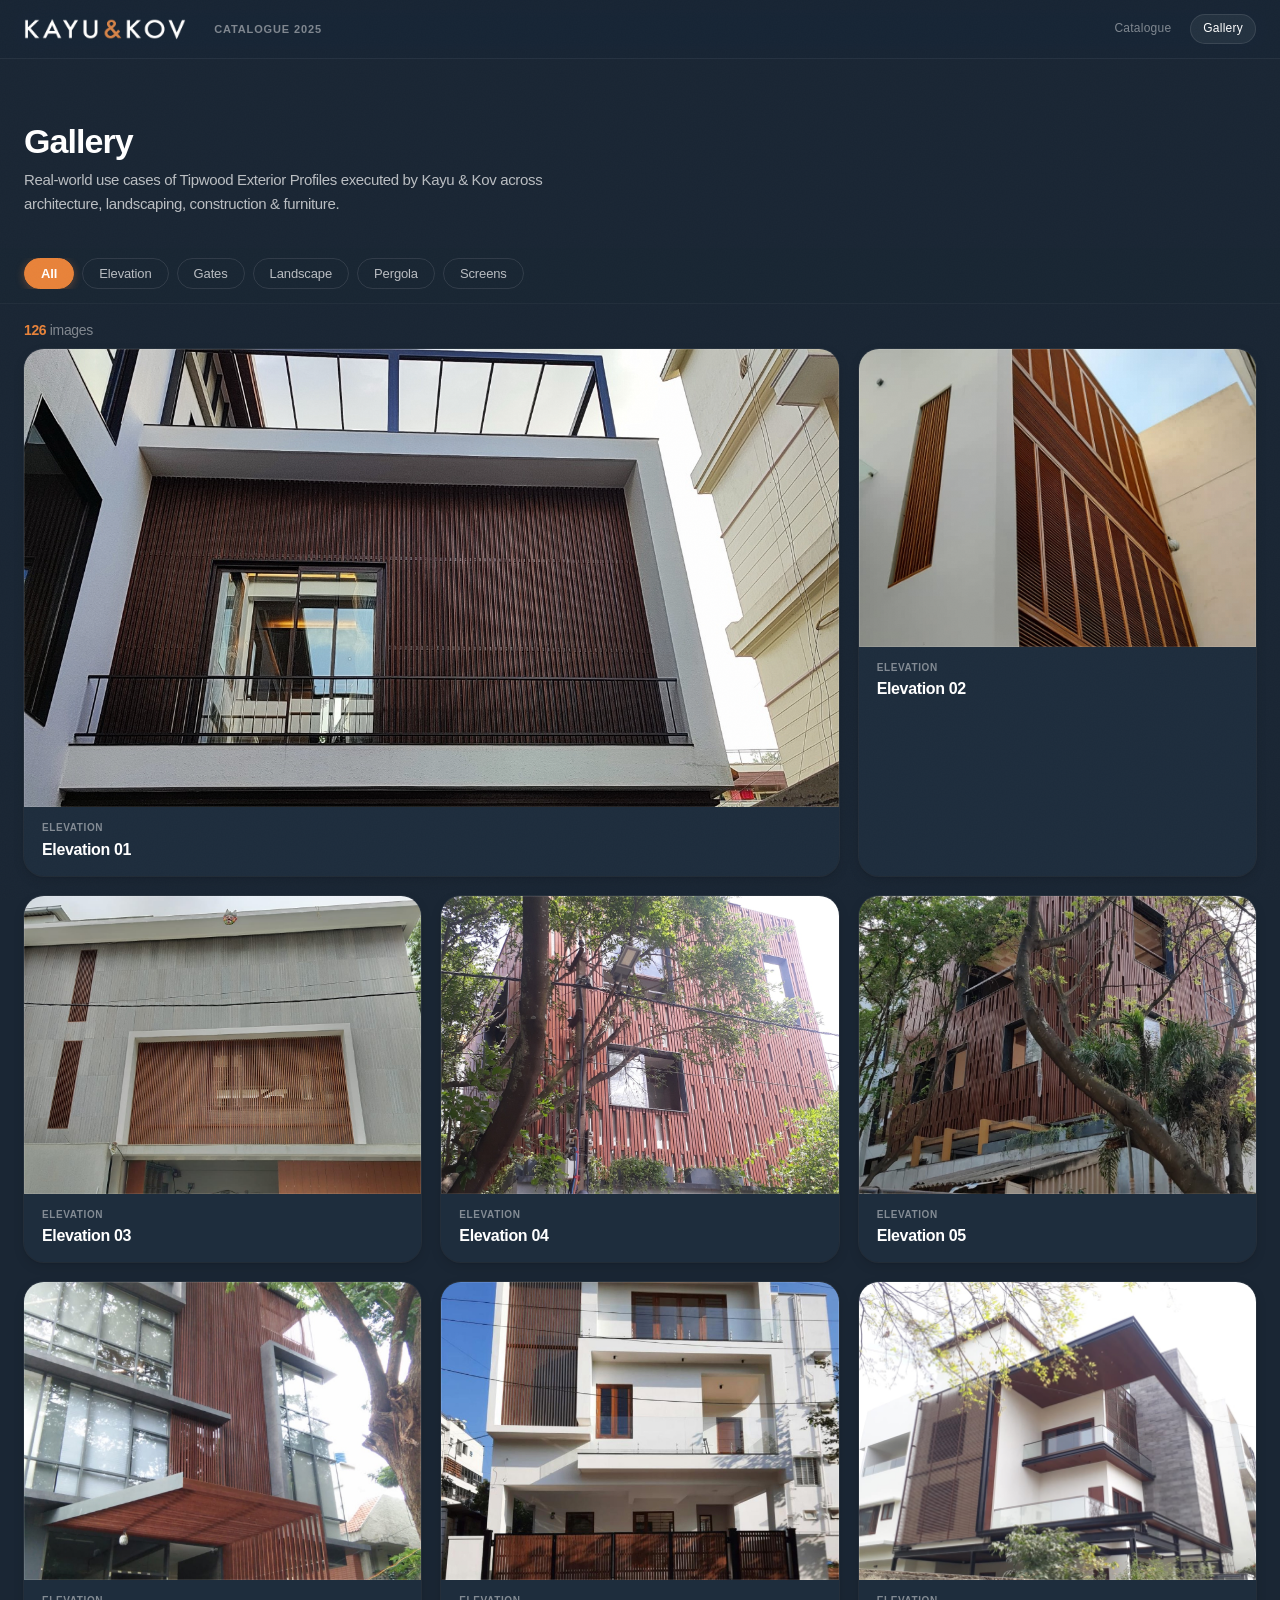
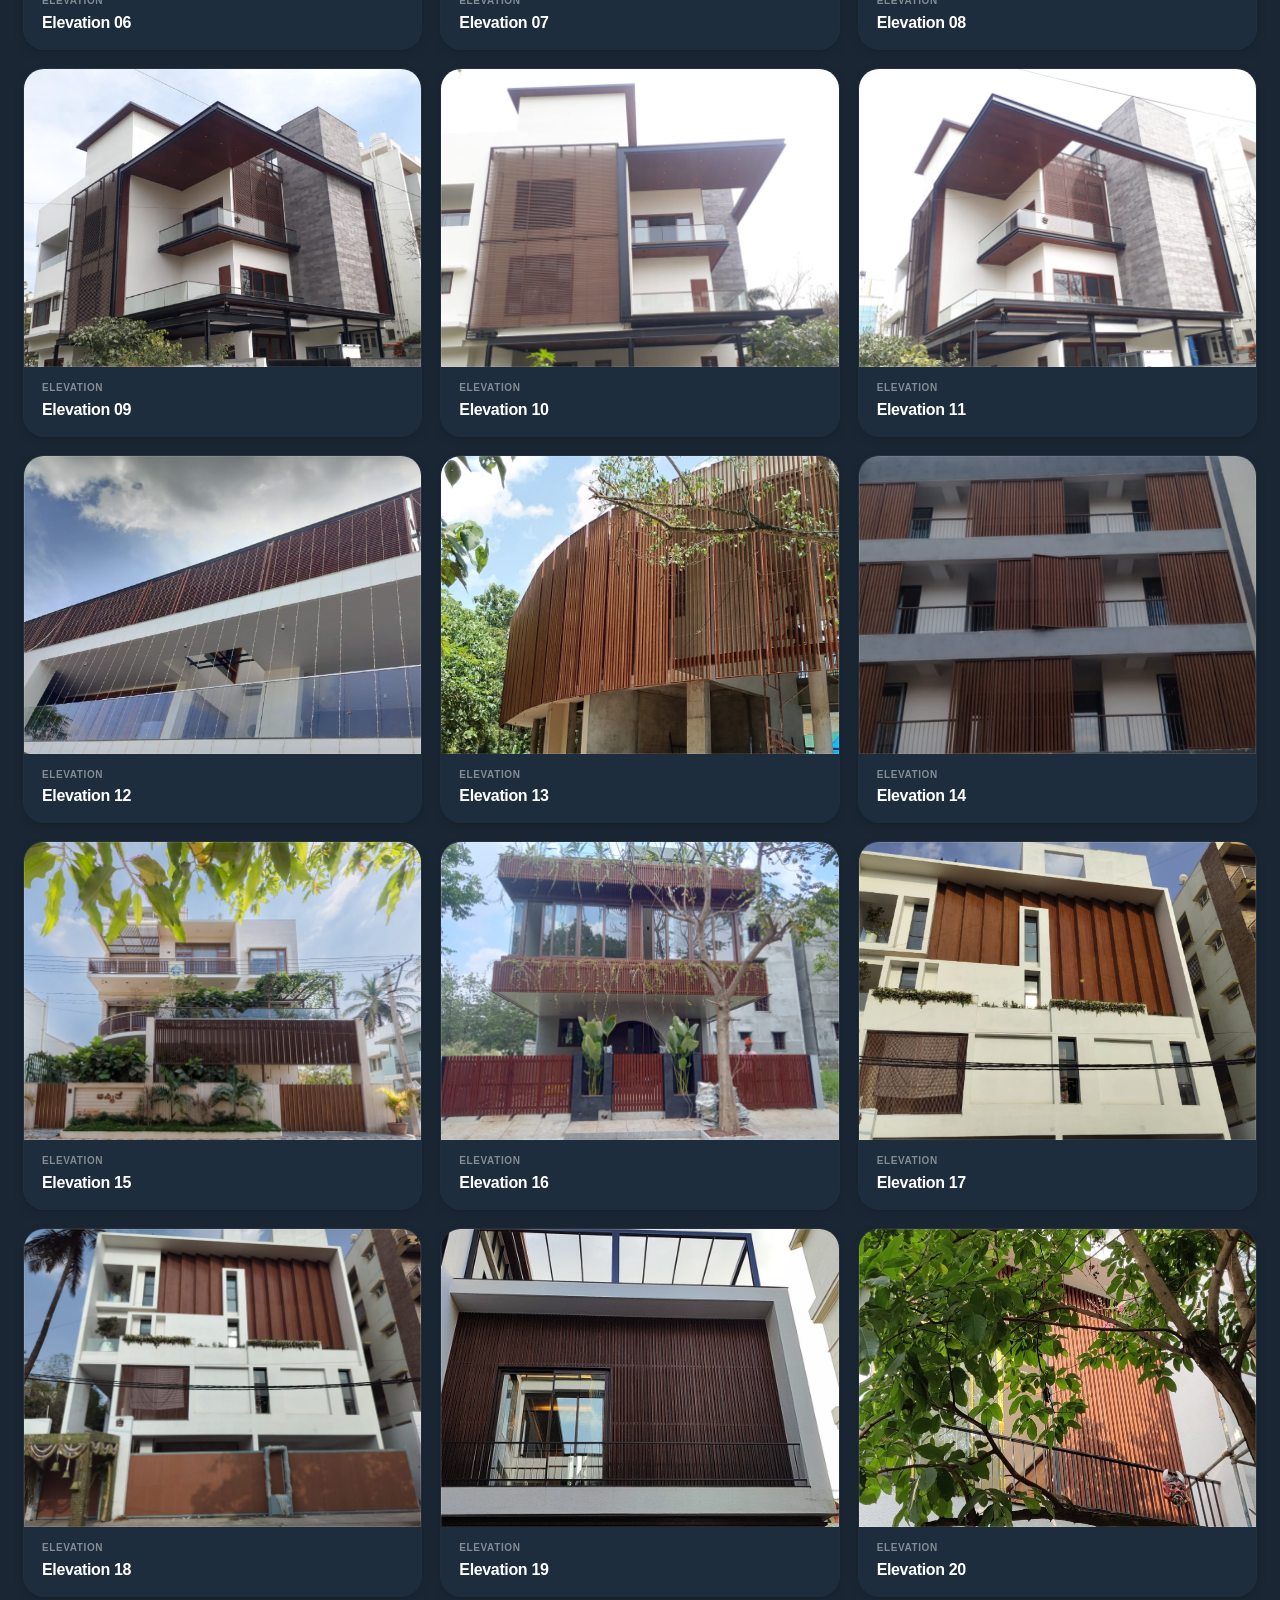
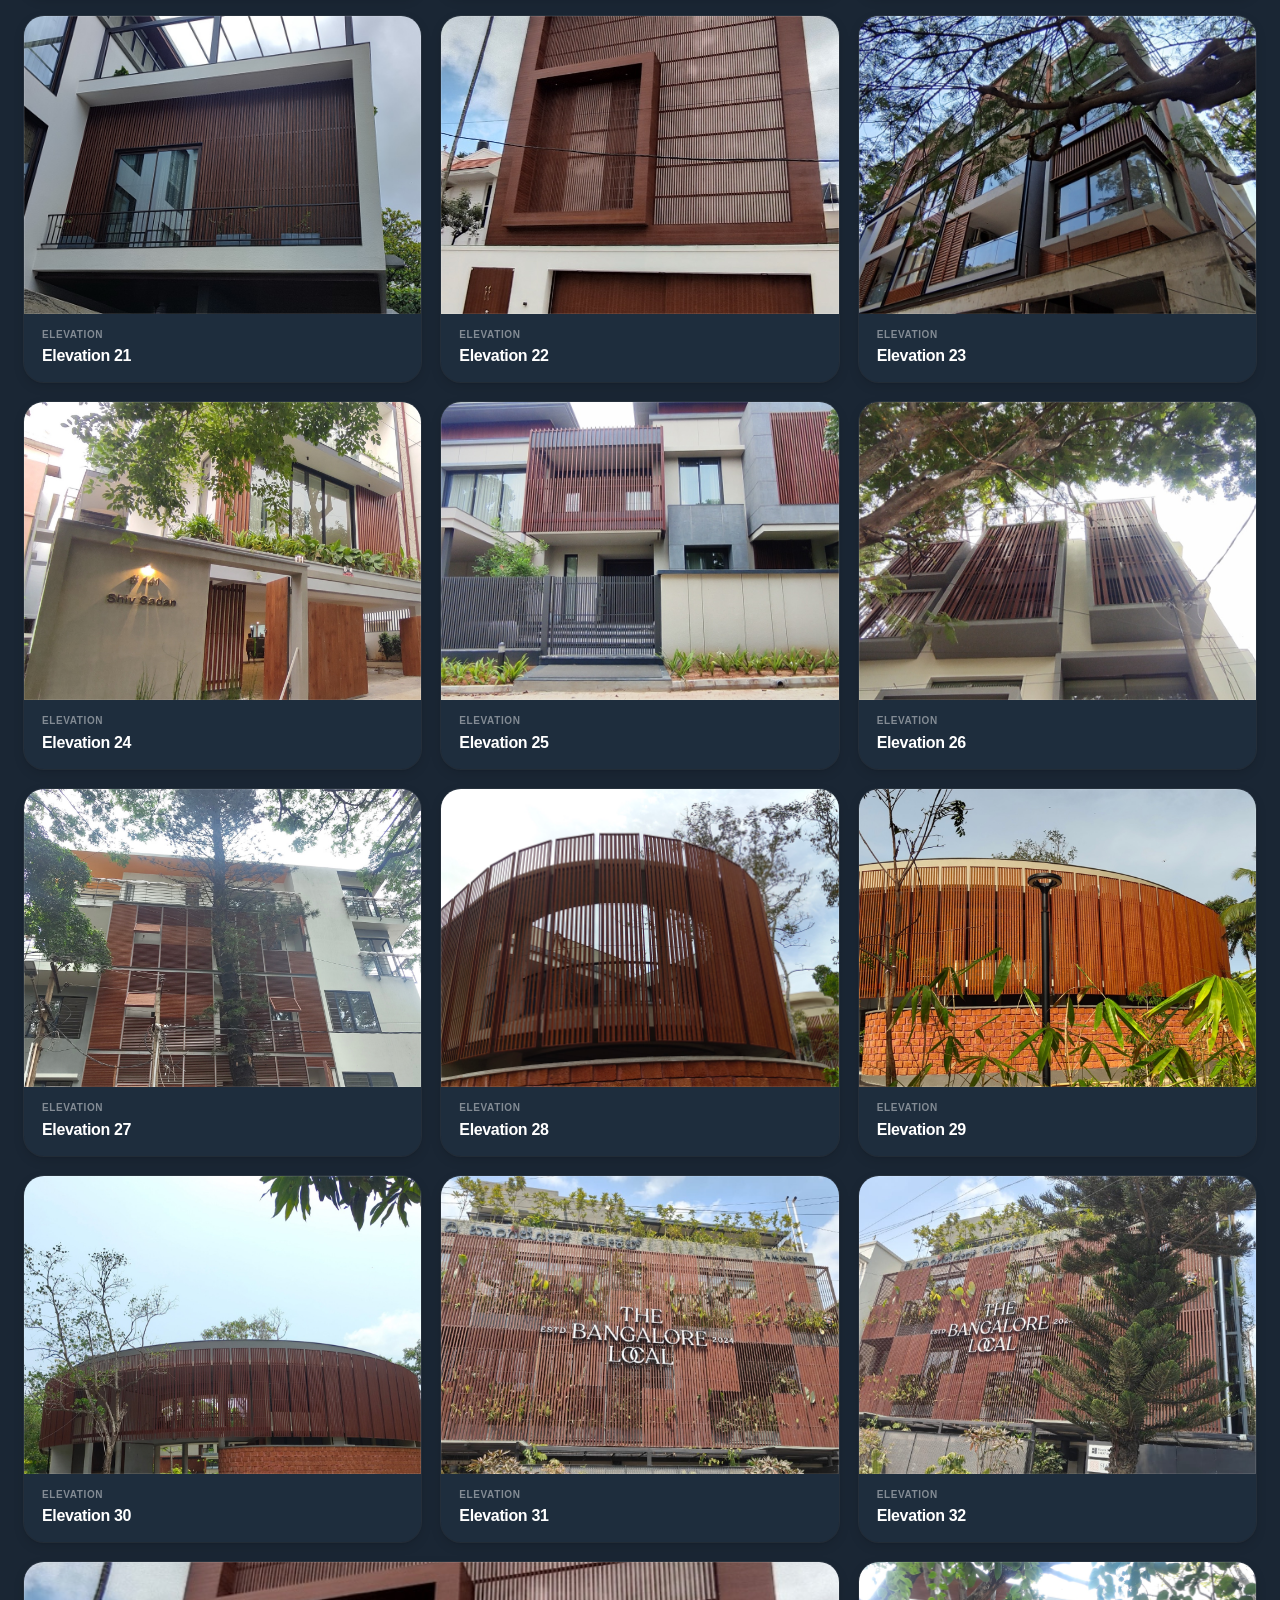
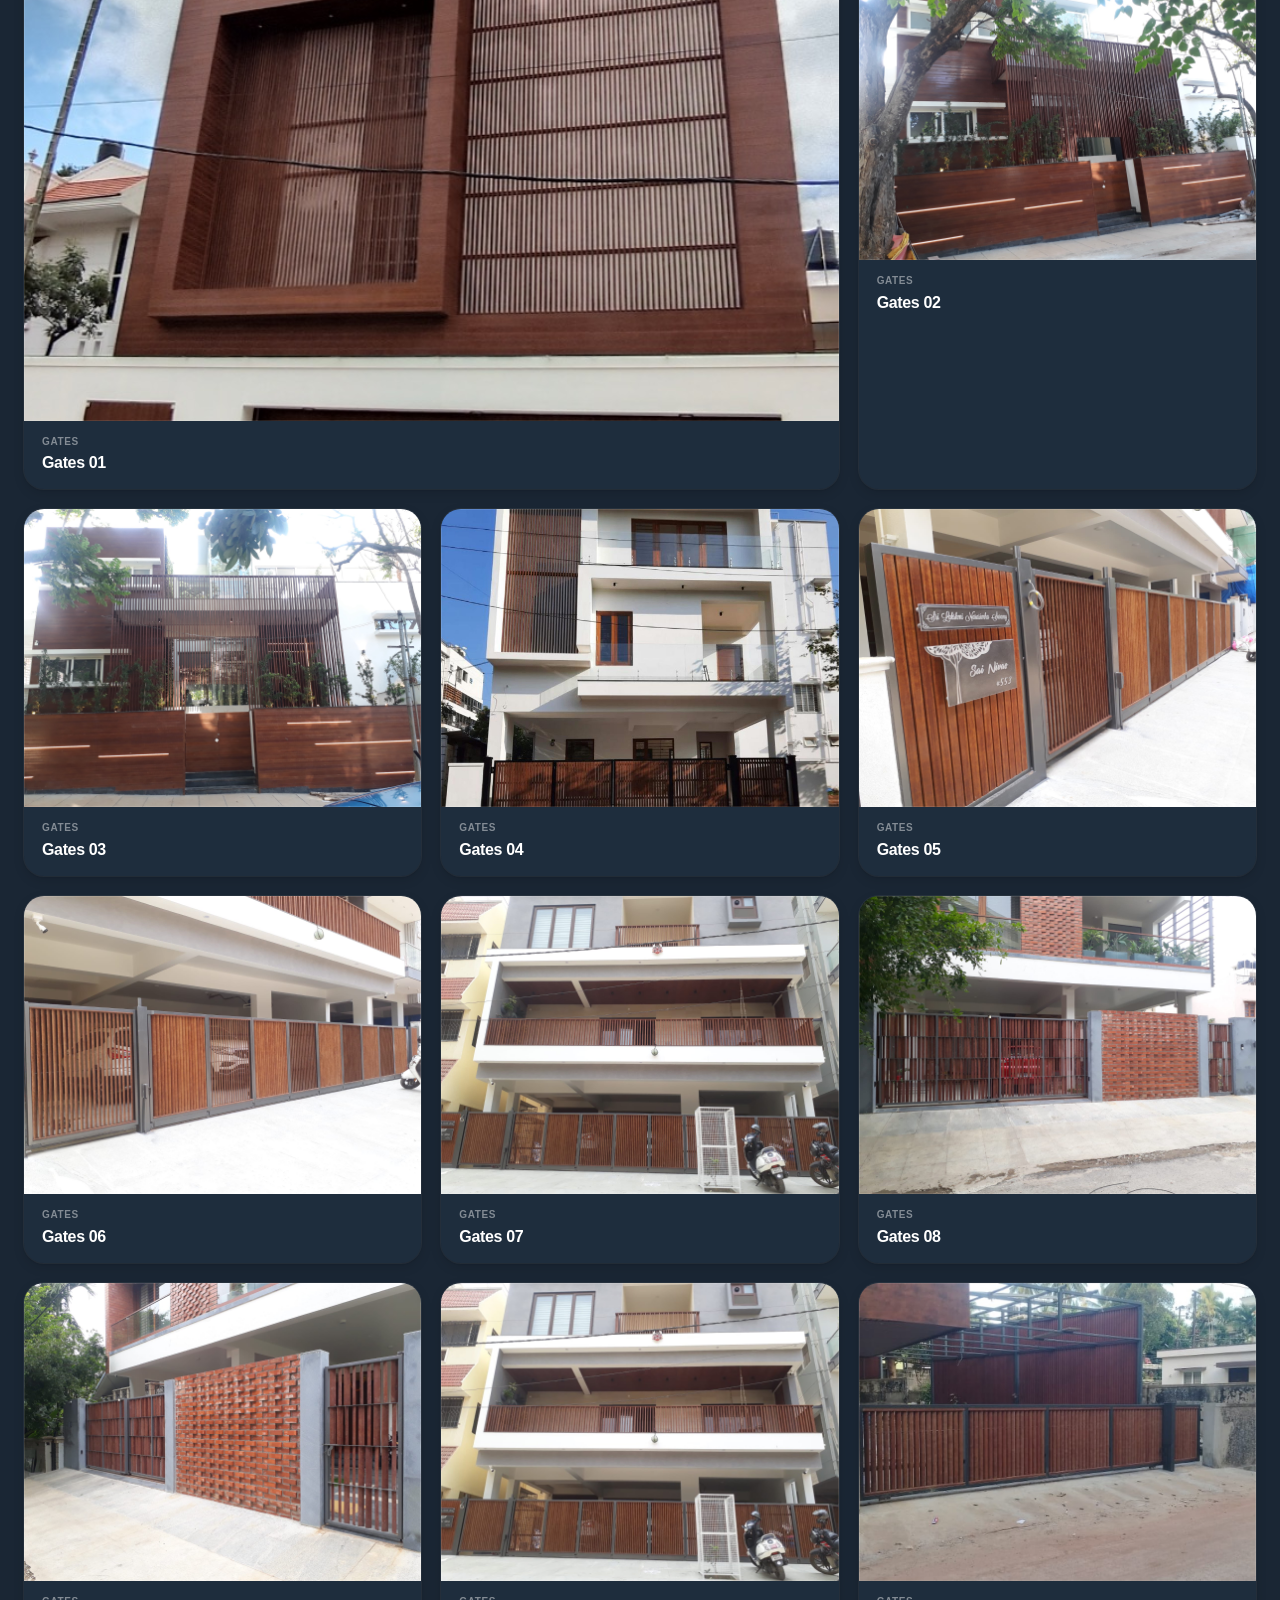
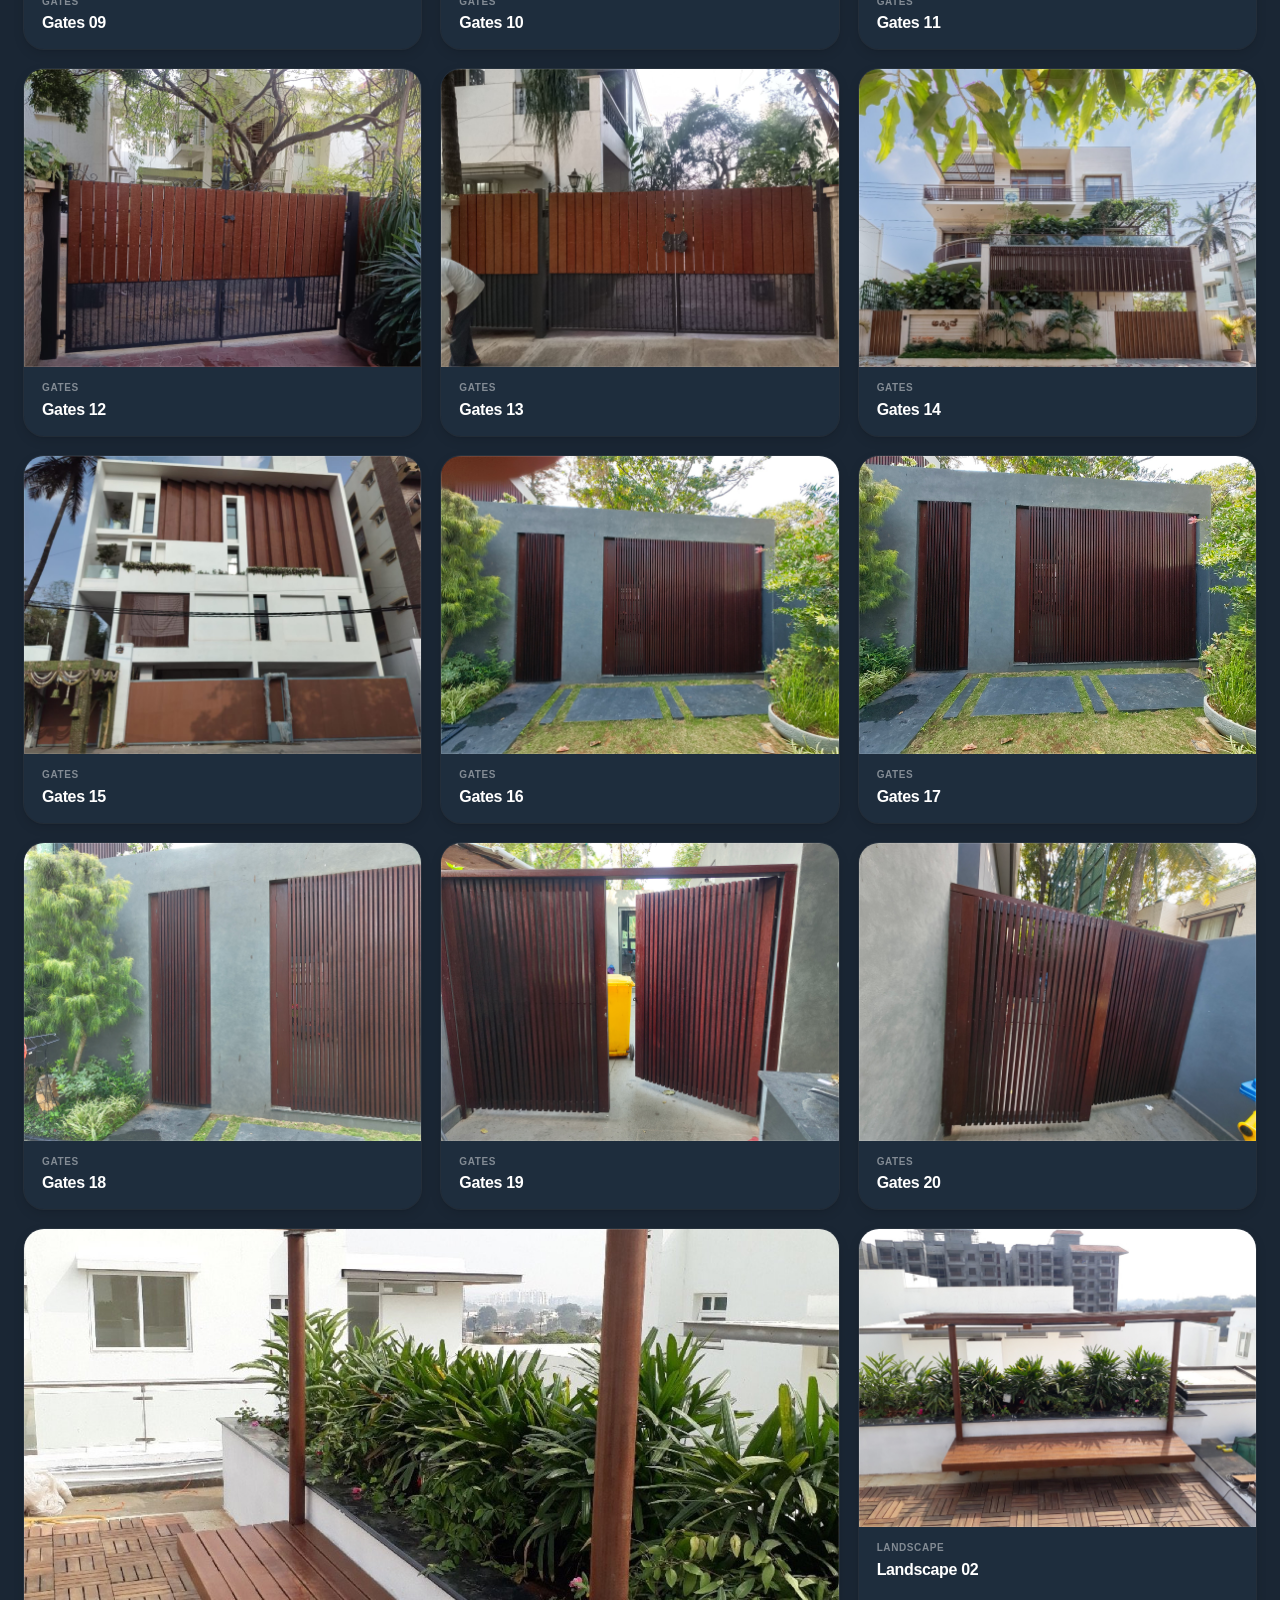
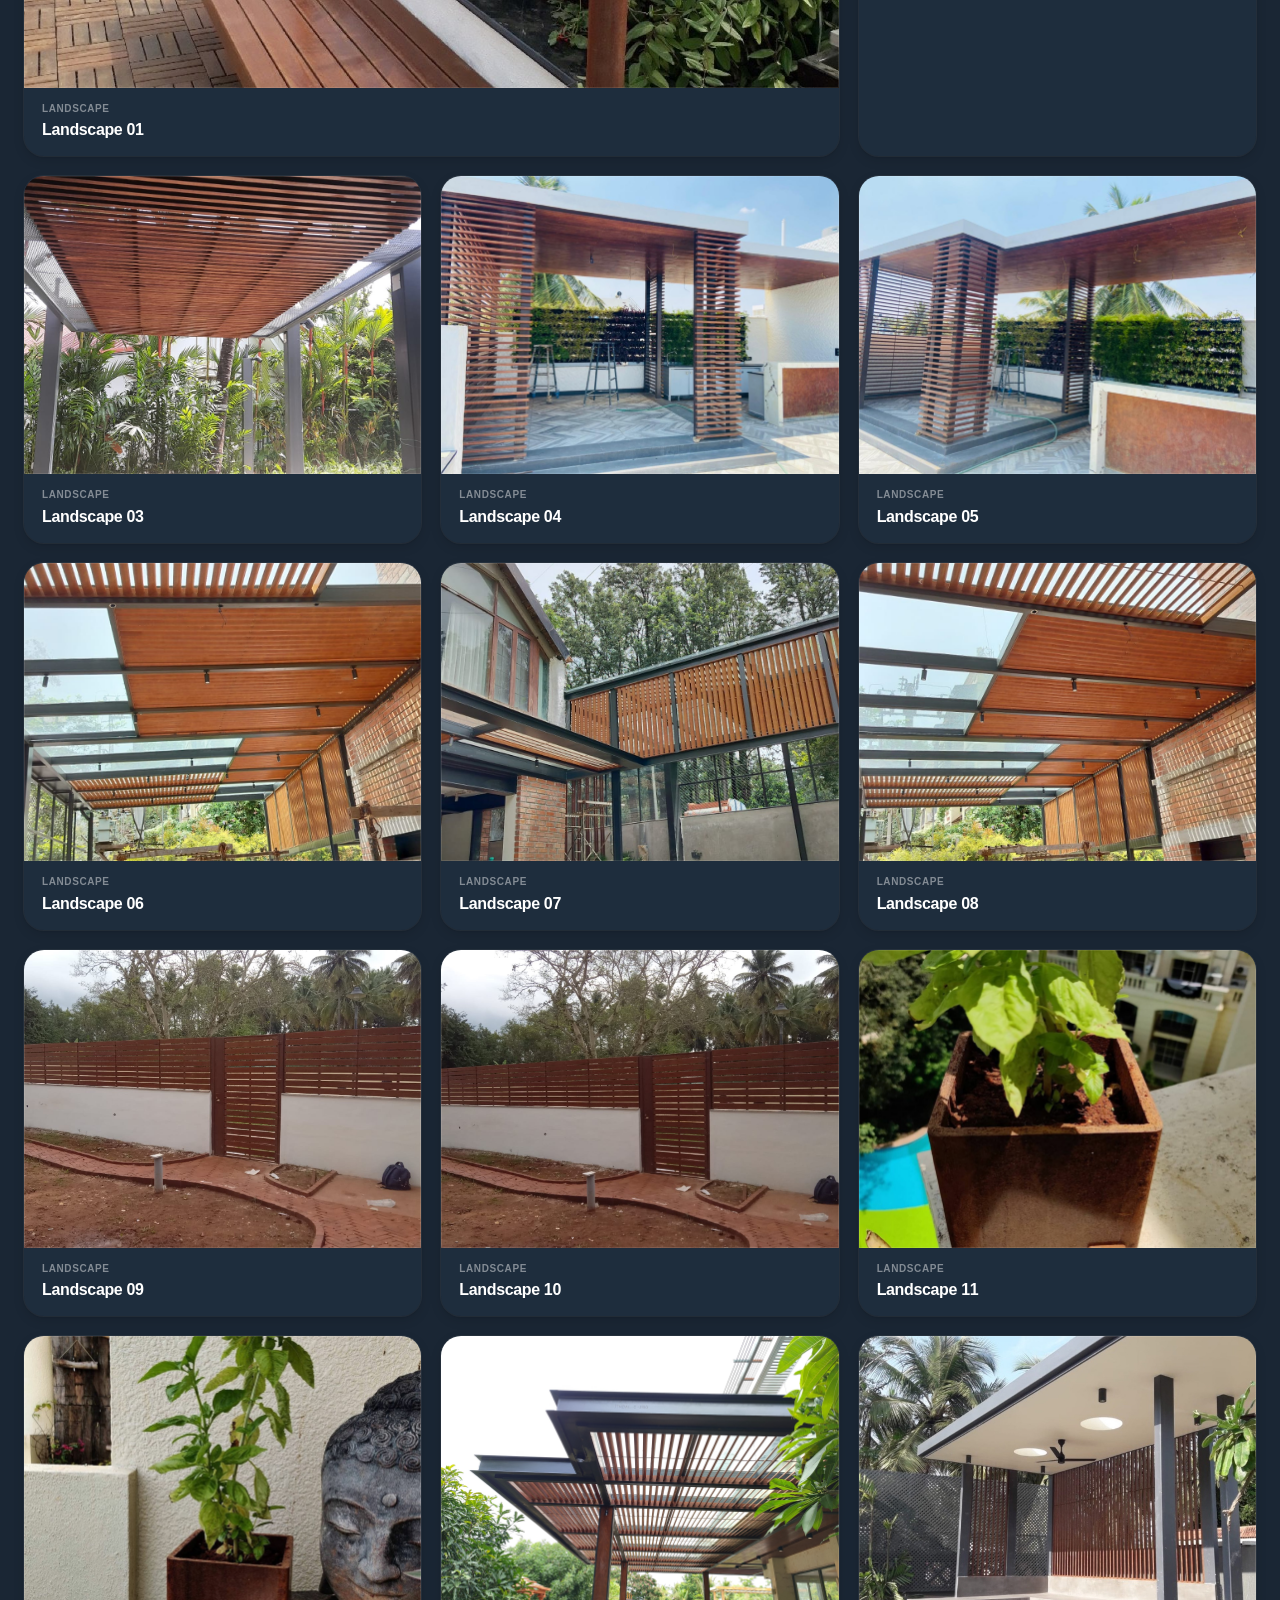
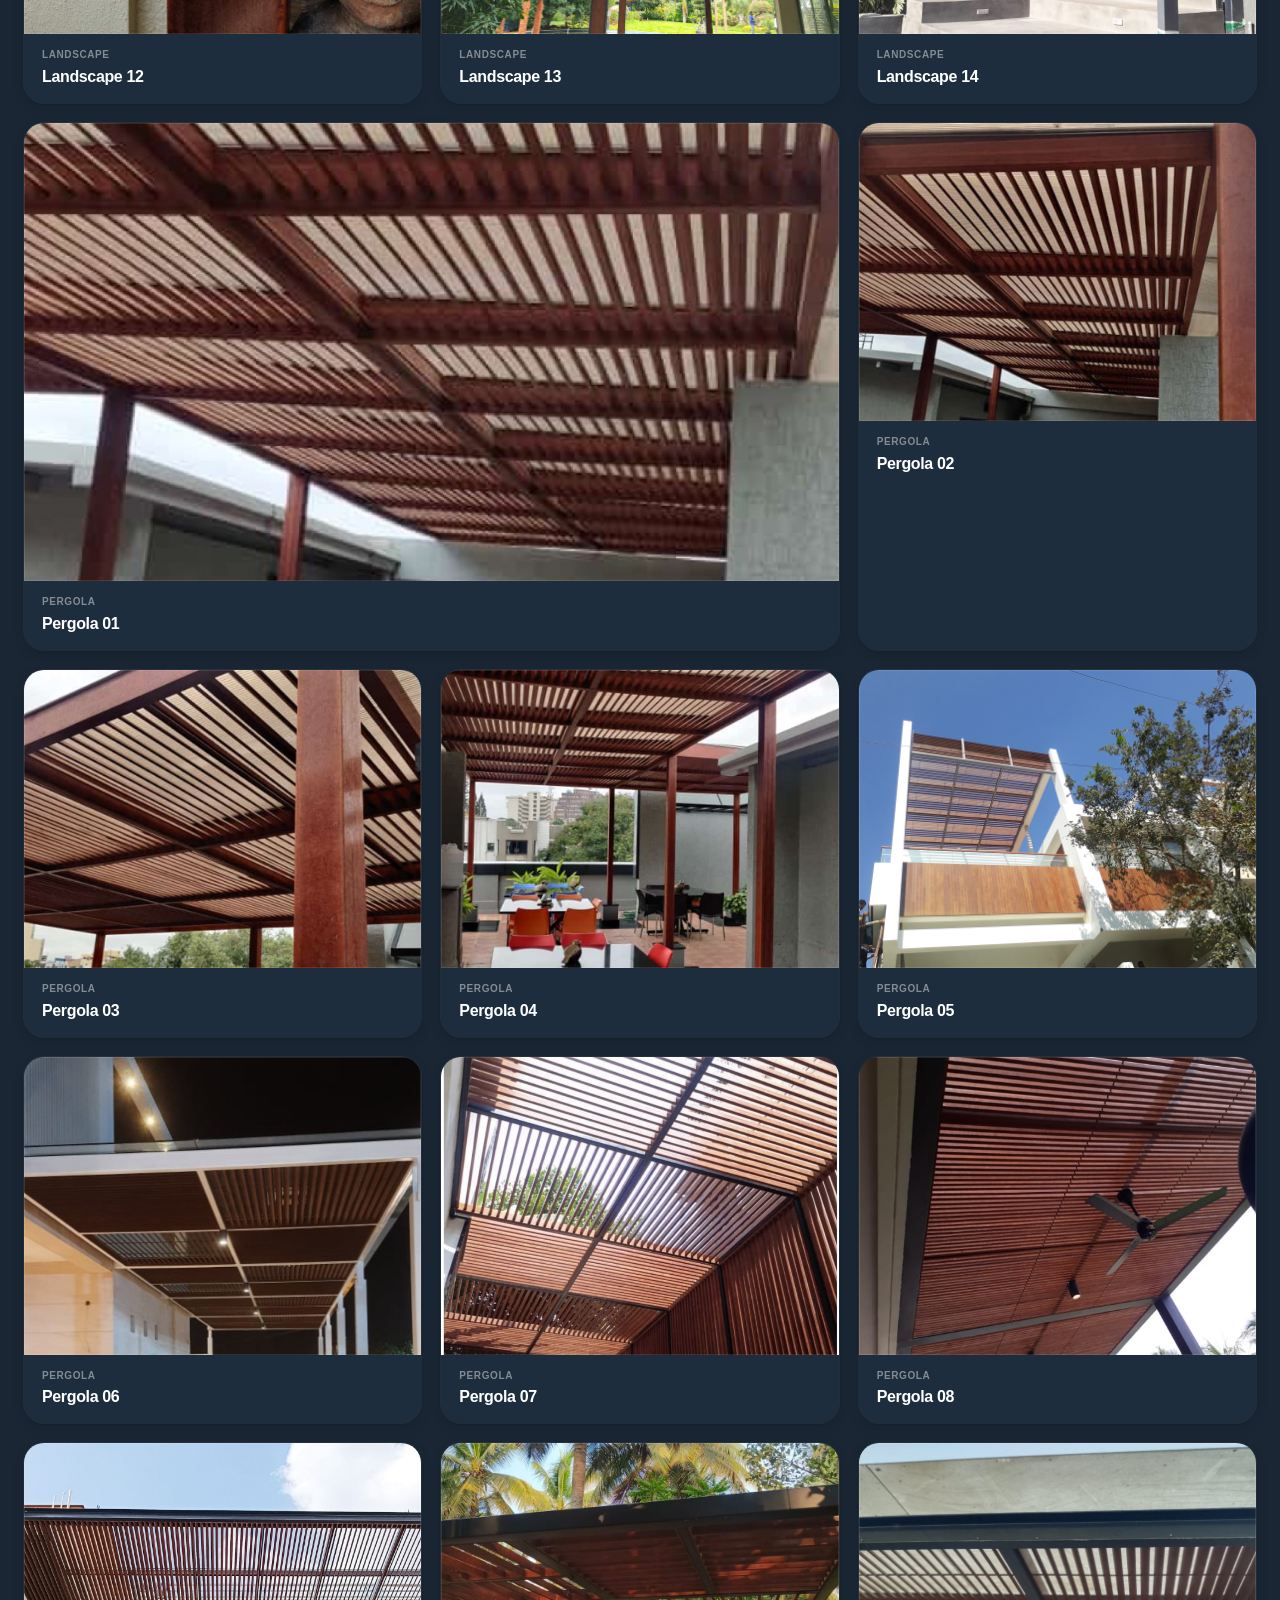
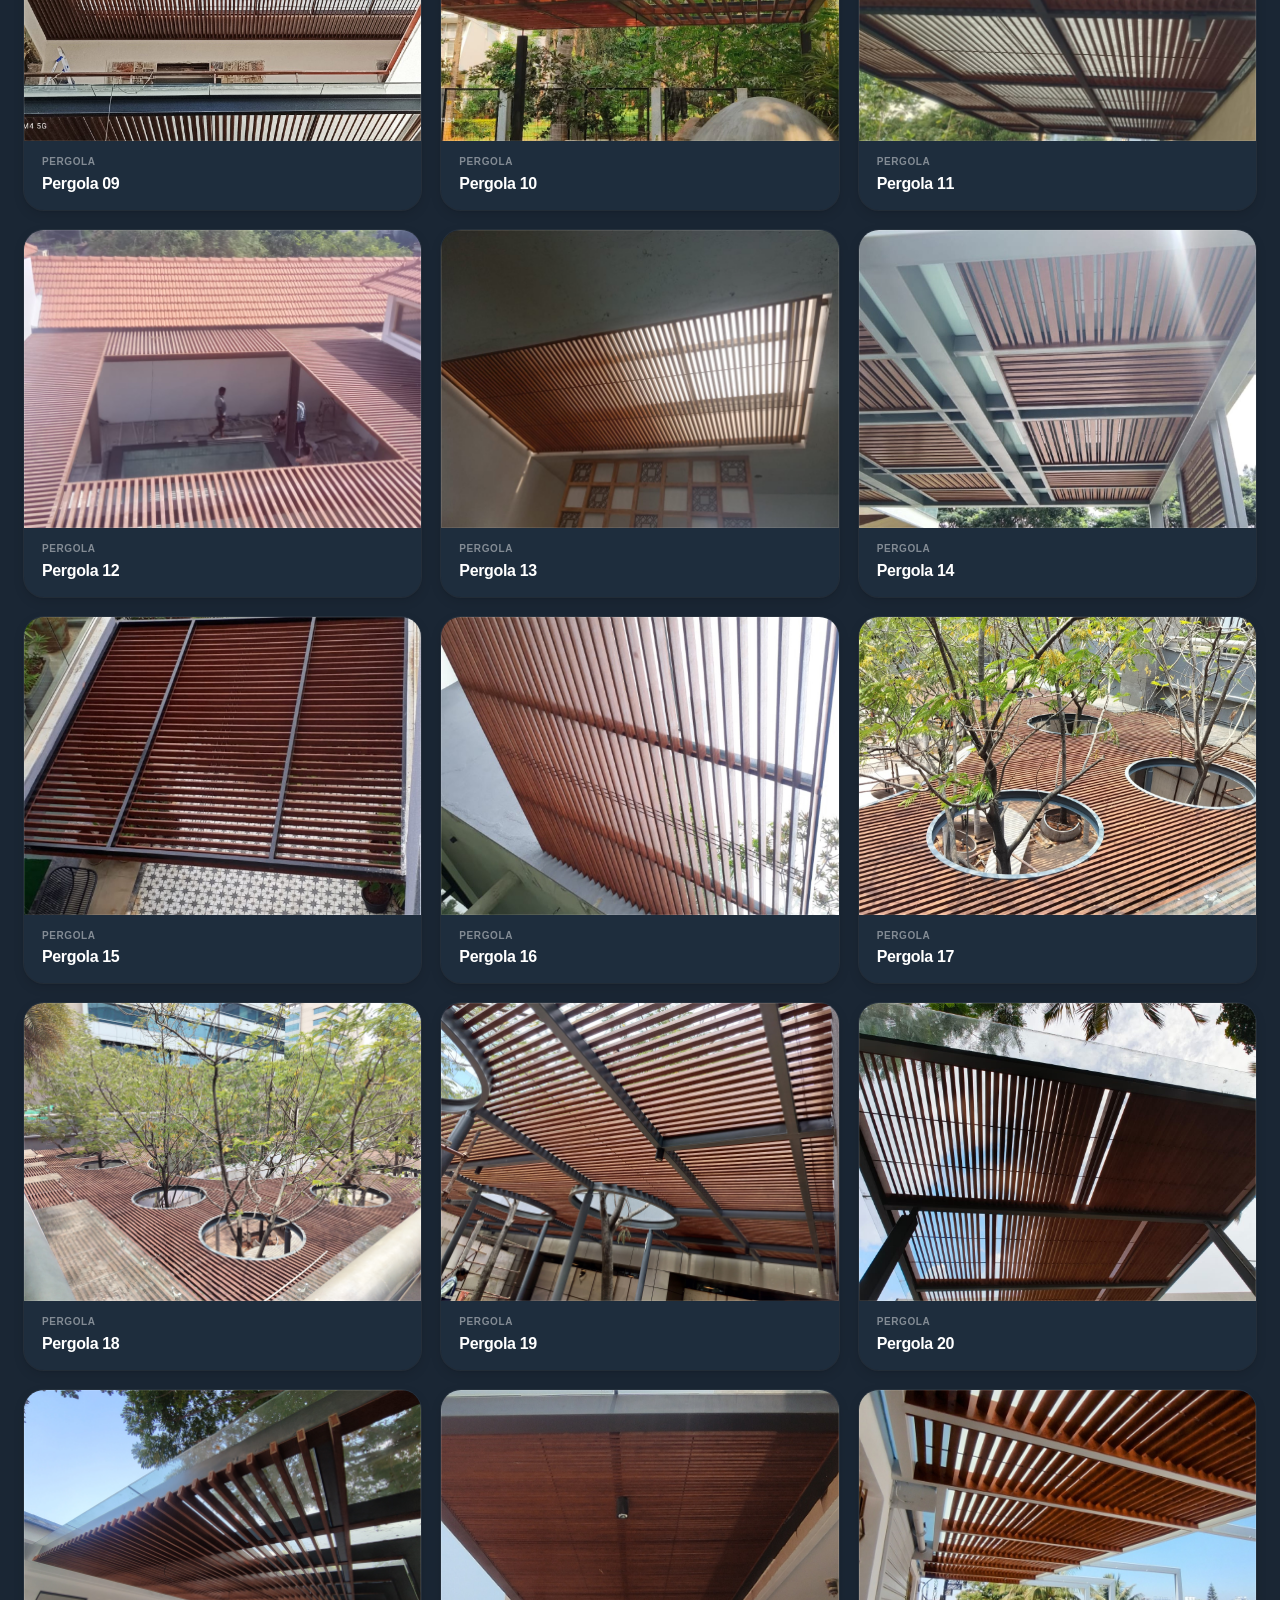
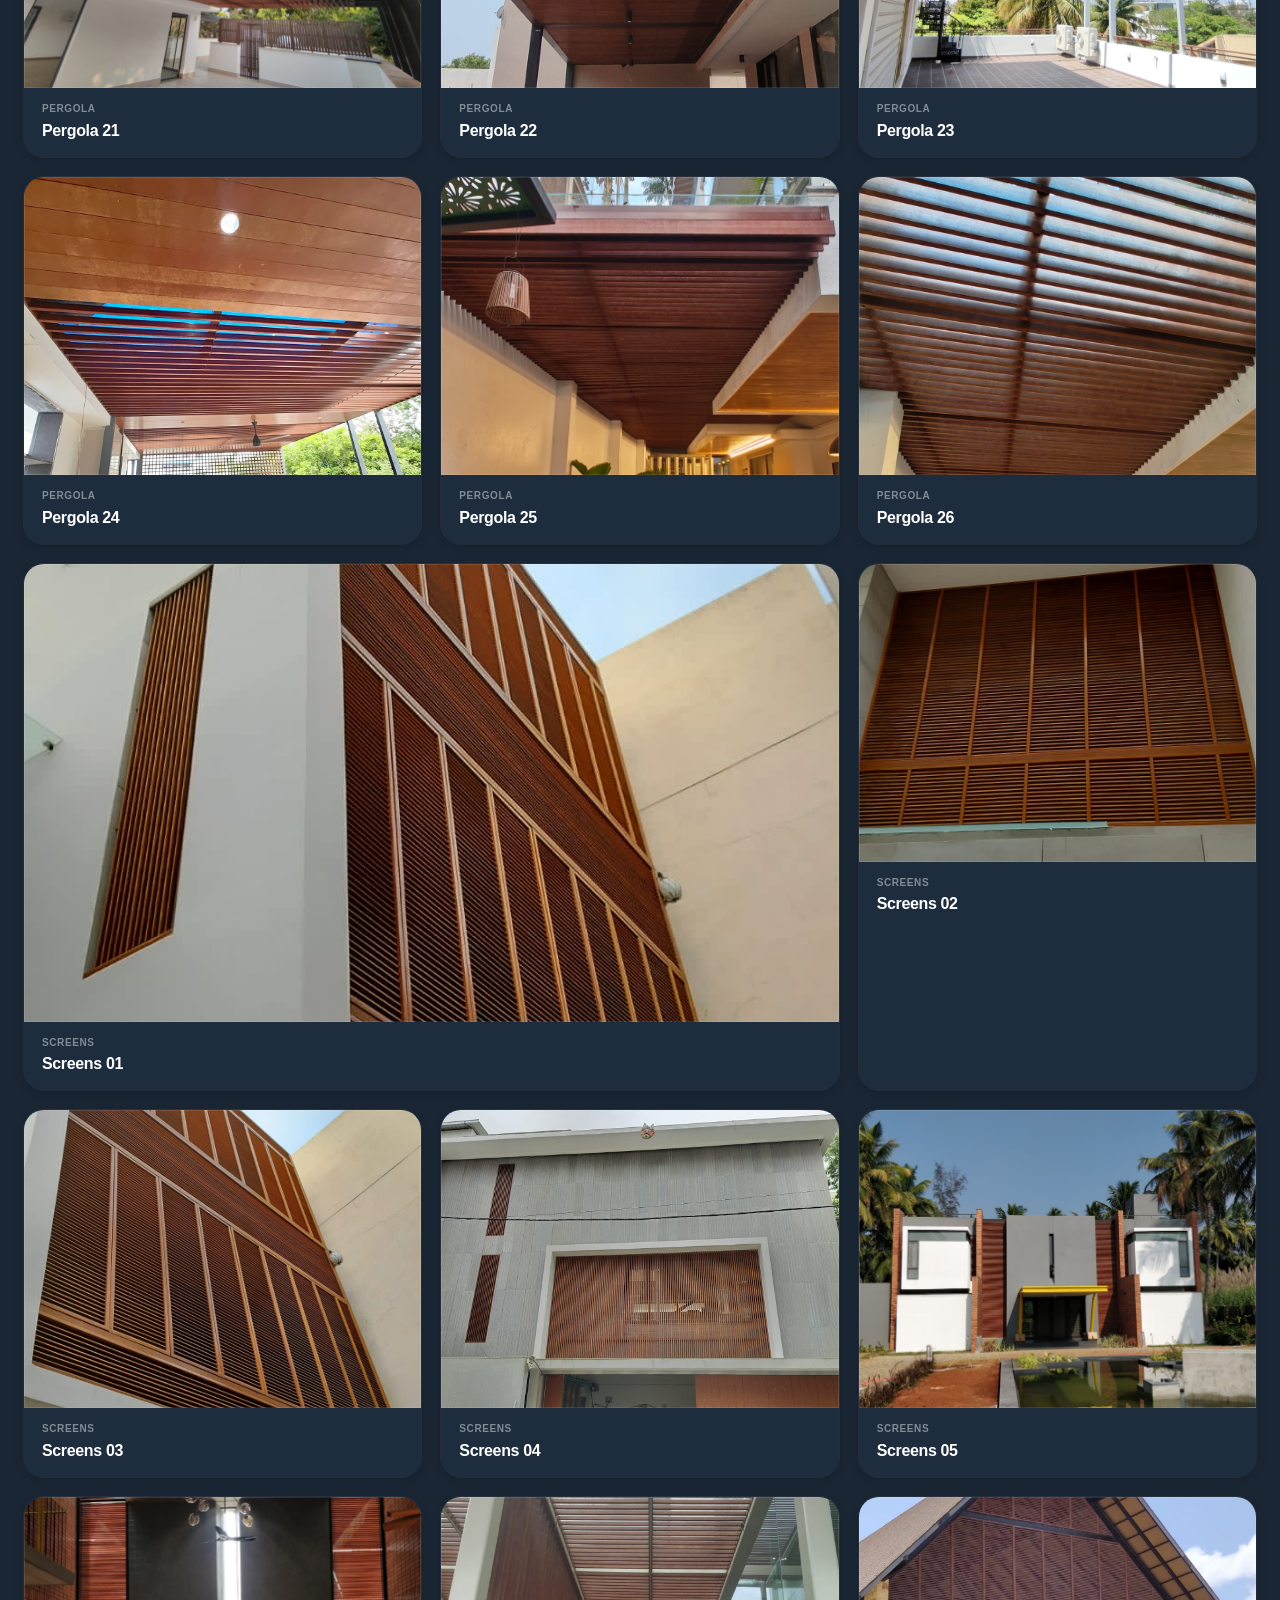
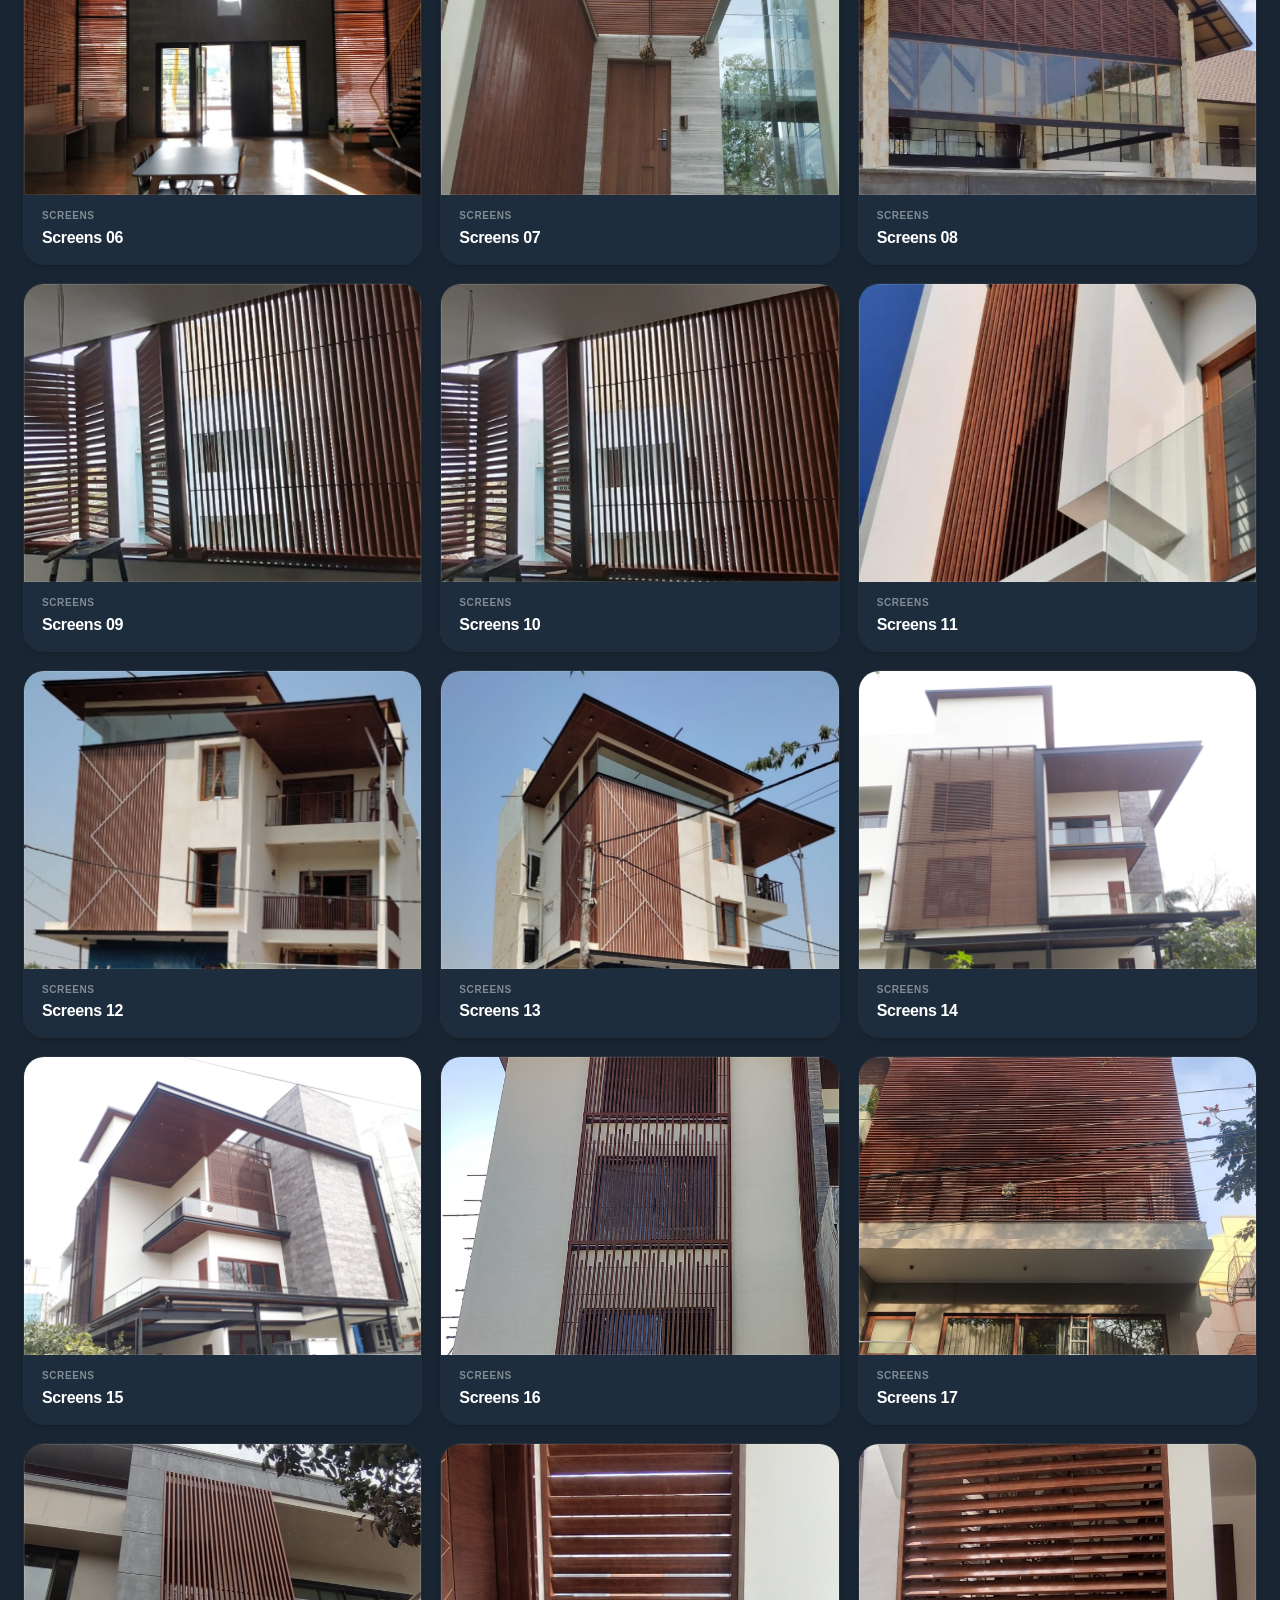
<file: gallery.html>
<!DOCTYPE html>
<html lang="en">
<head>
  <meta charset="UTF-8">
  <meta name="viewport" content="width=device-width, initial-scale=1.0, viewport-fit=cover">
  <meta name="theme-color" content="#1A2634">
  <meta name="description" content="Kayu &amp; Kov — Gallery of installed applications and real-world use cases.">
  <meta name="apple-mobile-web-app-capable" content="yes">
  <meta name="apple-mobile-web-app-status-bar-style" content="black-translucent">
  <title>Gallery — Kayu & Kov</title>
  <link rel="stylesheet" href="styles.css">
  <link rel="stylesheet" href="gallery.css">
</head>
<body>
  <!-- Header -->
  <header class="header">
    <div class="header-content">
      <img src="assets/logo-transparent.png" alt="Kayu & Kov" class="logo" onclick="window.location.href='index.html'" style="cursor:pointer">
      <span class="header-title">Catalogue 2025</span>
      <nav class="page-nav">
        <a href="index.html">Catalogue</a>
        <a href="gallery.html" class="active">Gallery</a>
      </nav>
    </div>
  </header>

  <!-- Hero -->
  <section class="gallery-hero">
    <h1>Gallery</h1>
    <p>Real-world use cases of Tipwood Exterior Profiles executed by Kayu & Kov across architecture, landscaping, construction & furniture.</p>
  </section>

  <!-- Filter bar -->
  <nav class="gallery-filter">
    <div class="gallery-filter-scroll" id="galleryFilterScroll">
      <!-- Buttons injected by JS -->
    </div>
  </nav>

  <!-- Count -->
  <div class="gallery-count" id="galleryCount"></div>

  <!-- Gallery grid -->
  <main class="gallery-grid" id="galleryGrid">
    <!-- Cards injected by JS -->
  </main>

  <!-- Footer (matches index.html) -->
  <footer class="footer">
    <div class="footer-inner">
      <div class="footer-logo">
        <img src="assets/logo-transparent.png" alt="Kayu & Kov" class="footer-brand-logo">
      </div>
      <p class="footer-address">
        No.274/17, New Guddahalli<br>
        Mysore Road, Bangalore Urban<br>
        Karnataka 560026, India
      </p>
      <div class="footer-contact">
        <a href="tel:+918296799030" class="contact-link">
          <svg viewBox="0 0 24 24" fill="none" stroke="currentColor" stroke-width="1.5">
            <path d="M22 16.92v3a2 2 0 0 1-2.18 2 19.79 19.79 0 0 1-8.63-3.07 19.5 19.5 0 0 1-6-6 19.79 19.79 0 0 1-3.07-8.67A2 2 0 0 1 4.11 2h3a2 2 0 0 1 2 1.72 12.84 12.84 0 0 0 .7 2.81 2 2 0 0 1-.45 2.11L8.09 9.91a16 16 0 0 0 6 6l1.27-1.27a2 2 0 0 1 2.11-.45 12.84 12.84 0 0 0 2.81.7A2 2 0 0 1 22 16.92z"/>
          </svg>
          +91 82967 99030
        </a>
        <a href="tel:+919449697772" class="contact-link">
          <svg viewBox="0 0 24 24" fill="none" stroke="currentColor" stroke-width="1.5">
            <rect x="5" y="2" width="14" height="20" rx="2" ry="2"/>
            <path d="M12 18h.01"/>
          </svg>
          +91 9449697772
        </a>
        <a href="mailto:info@kayuandkov.com" class="contact-link">
          <svg viewBox="0 0 24 24" fill="none" stroke="currentColor" stroke-width="1.5">
            <path d="M4 4h16c1.1 0 2 .9 2 2v12c0 1.1-.9 2-2 2H4c-1.1 0-2-.9-2-2V6c0-1.1.9-2 2-2z"/>
            <polyline points="22,6 12,13 2,6"/>
          </svg>
          info@kayuandkov.com
        </a>
        <a href="https://www.kayuandkov.com" target="_blank" rel="noopener" class="contact-link">
          <svg viewBox="0 0 24 24" fill="none" stroke="currentColor" stroke-width="1.5">
            <circle cx="12" cy="12" r="10"/>
            <line x1="2" y1="12" x2="22" y2="12"/>
            <path d="M12 2a15.3 15.3 0 0 1 4 10 15.3 15.3 0 0 1-4 10 15.3 15.3 0 0 1-4-10 15.3 15.3 0 0 1 4-10z"/>
          </svg>
          kayuandkov.com
        </a>
      </div>
      <div class="footer-notes">
        <p>Kindly Note</p>
        <ol>
          <li>GST 18% Additional as actual</li>
          <li>Transportation charges additional as actual</li>
          <li>Installation charges additional as actual</li>
        </ol>
      </div>
      <div class="footer-copyright">
        <p>&copy; 2025 Kayu & Kov. All Rights Reserved.</p>
      </div>
    </div>
  </footer>

  <!-- Lightbox -->
  <div class="lightbox" id="lightbox">
    <div class="lightbox-backdrop" onclick="closeLightbox()"></div>
    <button class="lightbox-nav prev" id="lbPrev" onclick="navigateLightbox(-1)">
      <svg viewBox="0 0 24 24" fill="none" stroke="currentColor" stroke-width="2"><path d="M15 18l-6-6 6-6"/></svg>
    </button>
    <div class="lightbox-content" id="lightboxContent">
      <button class="lightbox-close" onclick="closeLightbox()" aria-label="Close">
        <svg viewBox="0 0 24 24" fill="none" stroke="currentColor" stroke-width="2">
          <line x1="18" y1="6" x2="6" y2="18"/><line x1="6" y1="6" x2="18" y2="18"/>
        </svg>
      </button>
      <div id="lightboxImageWrap"></div>
      <div class="lightbox-caption">
        <div class="lightbox-caption-title" id="lbTitle"></div>
        <div class="lightbox-caption-meta" id="lbMeta"></div>
      </div>
    </div>
    <button class="lightbox-nav next" id="lbNext" onclick="navigateLightbox(1)">
      <svg viewBox="0 0 24 24" fill="none" stroke="currentColor" stroke-width="2"><path d="M9 18l6-6-6-6"/></svg>
    </button>
  </div>

  <!-- Scroll to top -->
  <button class="scroll-top" id="scrollTop" aria-label="Scroll to top">
    <svg viewBox="0 0 24 24" fill="none" stroke="currentColor" stroke-width="2.5">
      <path d="M18 15l-6-6-6 6"/>
    </svg>
  </button>

  <script src="gallery-data.js"></script>
  <script src="gallery.js"></script>
</body>
</html>
</file>
<file: styles.css>
/* ============================================================
   Kayu & Kov 2025 — Product Catalogue
   Brand: Navy + Orange | System Typography
   UX-focused polish: smooth interactions, refined spacing
   ============================================================ */

:root {
  --navy-dark: #1A2634;
  --navy-light: #2A3A4A;
  --navy-medium: #233344;
  --navy-surface: #1E2D3D;
  --navy-hover: #243648;
  --orange: #E8833A;
  --orange-light: #F59E5E;
  --orange-dark: #D0732F;
  --orange-glow: rgba(232, 131, 58, 0.15);
  --orange-subtle: rgba(232, 131, 58, 0.08);
  --white: #FFFFFF;
  --gray-100: #F5F5F7;
  --gray-200: #E8E8ED;
  --gray-300: #D2D2D7;
  --gray-400: #86868B;
  --gray-500: #6E6E73;
  --gray-600: #1D1D1F;
  --text-primary: #FFFFFF;
  --text-secondary: rgba(255, 255, 255, 0.7);
  --text-tertiary: rgba(255, 255, 255, 0.45);

  /* Profile / wood tones */
  --wood-primary: #C4813A;
  --wood-dark: #A66A2E;
  --wood-light: #D49A5A;
  --wood-highlight: #E8B87A;

  /* Spacing */
  --space-xs: 4px;
  --space-sm: 8px;
  --space-md: 16px;
  --space-lg: 24px;
  --space-xl: 32px;
  --space-2xl: 48px;
  --space-3xl: 64px;

  /* Radii */
  --radius-xs: 6px;
  --radius-sm: 10px;
  --radius-md: 14px;
  --radius-lg: 20px;
  --radius-xl: 28px;
  --radius-pill: 980px;

  /* Shadows — tuned for dark UI */
  --shadow-sm: 0 1px 3px rgba(0, 0, 0, 0.12), 0 1px 2px rgba(0, 0, 0, 0.08);
  --shadow-md: 0 4px 12px rgba(0, 0, 0, 0.15), 0 2px 4px rgba(0, 0, 0, 0.1);
  --shadow-lg: 0 8px 28px rgba(0, 0, 0, 0.2), 0 4px 8px rgba(0, 0, 0, 0.1);
  --shadow-xl: 0 20px 48px rgba(0, 0, 0, 0.25), 0 8px 16px rgba(0, 0, 0, 0.1);

  /* Dark-mode shadow-as-border ring (single white ring; layered depth shadows
     aren't visible on dark backgrounds) + ambient lift for elevation. */
  --ring: 0 0 0 1px rgba(255, 255, 255, 0.06);
  --ring-hover: 0 0 0 1px rgba(255, 255, 255, 0.10);
  --shadow-card: var(--ring), 0 1px 3px rgba(0, 0, 0, 0.18), 0 4px 12px rgba(0, 0, 0, 0.12);
  --shadow-card-hover:
    0 0 0 1px rgba(232, 131, 58, 0.18),
    0 18px 44px rgba(0, 0, 0, 0.34),
    0 6px 16px rgba(0, 0, 0, 0.18);

  /* Neutral image outline for dark mode — pure white at low opacity.
     Never a tinted near-white; a tint reads as dirt on the image edge. */
  --img-outline: 1px solid rgba(255, 255, 255, 0.10);

  /* Optical centering nudge for pill/tab text.
     System-font words without descenders (Door, Box, Channel) leave the font's
     reserved descent space empty at the bottom of the line box, so they read as
     sitting high even when geometrically centered. Shift the text down by this
     amount via asymmetric padding (total padding unchanged, so height is stable).
     Dial up/down here to taste. */
  /* 0 = true geometric centering — client feedback: pill text must sit dead centre */
  --pill-nudge: 0px;

  /* Transitions */
  --ease-out: cubic-bezier(0.16, 1, 0.3, 1);
  --ease-in-out: cubic-bezier(0.4, 0, 0.2, 1);
  --ease-spring: cubic-bezier(0.34, 1.56, 0.64, 1);
  --duration-fast: 150ms;
  --duration-base: 250ms;
  --duration-slow: 400ms;
}

/* ========== RESET ========== */
*, *::before, *::after {
  margin: 0;
  padding: 0;
  box-sizing: border-box;
}

html {
  scroll-behavior: smooth;
  -webkit-text-size-adjust: 100%;
  /* Crisper, thinner text rendering on macOS — applied once at the root. */
  -webkit-font-smoothing: antialiased;
  -moz-osx-font-smoothing: grayscale;
}

body {
  font-family: -apple-system, BlinkMacSystemFont, 'SF Pro Display', 'SF Pro Text', 'Helvetica Neue', sans-serif;
  background: var(--navy-dark);
  color: var(--text-primary);
  min-height: 100vh;
  line-height: 1.47;
  font-weight: 400;
  letter-spacing: -0.022em;
  -webkit-font-smoothing: antialiased;
  -moz-osx-font-smoothing: grayscale;
  overflow-x: hidden;
}

/* Subtle noise texture for depth */
body::after {
  content: '';
  position: fixed;
  top: 0;
  left: 0;
  width: 100%;
  height: 100%;
  pointer-events: none;
  z-index: 9999;
  opacity: 0.018;
  background-image: url("data:image/svg+xml,%3Csvg viewBox='0 0 200 200' xmlns='http://www.w3.org/2000/svg'%3E%3Cfilter id='n'%3E%3CfeTurbulence type='fractalNoise' baseFrequency='0.75' numOctaves='4' stitchTiles='stitch'/%3E%3C/filter%3E%3Crect width='100%25' height='100%25' filter='url(%23n)'/%3E%3C/svg%3E");
  background-repeat: repeat;
  background-size: 200px 200px;
}

/* ========== HEADER ========== */
.header {
  position: sticky;
  top: 0;
  z-index: 100;
  background: rgba(26, 38, 52, 0.8);
  backdrop-filter: saturate(180%) blur(20px);
  -webkit-backdrop-filter: saturate(180%) blur(20px);
  border-bottom: 1px solid rgba(255, 255, 255, 0.06);
  transition: background var(--duration-base);
}

.header-content {
  display: flex;
  align-items: center;
  justify-content: space-between;
  max-width: 1440px;
  margin: 0 auto;
  padding: 14px 24px;
}

.logo {
  height: 22px;
  width: auto;
  transition: opacity var(--duration-fast) var(--ease-out);
}

.logo:hover {
  opacity: 0.75;
}

.header-title {
  font-size: 11px;
  font-weight: 600;
  color: var(--text-tertiary);
  text-transform: uppercase;
  letter-spacing: 0.08em;
  margin-left: 28px;
}

/* Page navigation (Catalogue / Gallery) */
.page-nav {
  display: flex;
  align-items: center;
  gap: 6px;
  margin-left: auto;
}
.page-nav a {
  font-size: 12px;
  font-weight: 500;
  letter-spacing: 0.02em;
  color: var(--text-tertiary);
  text-decoration: none;
  padding: 5px 12px;
  border-radius: var(--radius-pill);
  border: 1px solid transparent;
  transition-property: color, background-color, border-color, scale;
  transition-duration: var(--duration-base);
  transition-timing-function: var(--ease-out);
  -webkit-tap-highlight-color: transparent;
}
.page-nav a:active {
  scale: 0.96;
}
.page-nav a:hover {
  color: var(--text-secondary);
  border-color: rgba(255, 255, 255, 0.1);
}
.page-nav a.active {
  color: var(--text-primary);
  background: rgba(255, 255, 255, 0.06);
  border-color: rgba(255, 255, 255, 0.1);
}

/* ========== SEARCH ========== */
.search-container {
  position: sticky;
  top: 52px;
  z-index: 90;
  background: rgba(26, 38, 52, 0.92);
  backdrop-filter: blur(20px);
  -webkit-backdrop-filter: blur(20px);
  padding: 14px 24px;
}

.search-wrapper {
  position: relative;
  max-width: 640px;
  margin: 0 auto;
}

.search-icon {
  position: absolute;
  left: 16px;
  top: 50%;
  transform: translateY(-50%);
  width: 17px;
  height: 17px;
  color: var(--text-tertiary);
  pointer-events: none;
  transition: color var(--duration-fast);
}

.search-wrapper:focus-within .search-icon {
  color: var(--orange);
}

.search-input {
  width: 100%;
  padding: 12px 16px 12px 44px;
  background: var(--navy-light);
  border: 1px solid rgba(255, 255, 255, 0.06);
  border-radius: var(--radius-sm);
  color: var(--text-primary);
  font-size: 16px;
  font-family: inherit;
  font-weight: 400;
  letter-spacing: -0.022em;
  transition-property: border-color, background-color, box-shadow;
  transition-duration: var(--duration-base);
  transition-timing-function: var(--ease-out);
}

.search-input::placeholder {
  color: var(--text-tertiary);
  font-weight: 400;
}

.search-input:focus {
  outline: none;
  border-color: var(--orange);
  background: var(--navy-hover);
  box-shadow: 0 0 0 3px var(--orange-glow), 0 4px 12px rgba(0, 0, 0, 0.15);
}

/* ========== CATEGORY NAVIGATION ========== */
.category-nav {
  position: sticky;
  top: 106px;
  z-index: 95;
  background: rgba(26, 38, 52, 0.95);
  backdrop-filter: blur(20px);
  -webkit-backdrop-filter: blur(20px);
  padding: 10px 0 14px;
  border-bottom: 1px solid rgba(255, 255, 255, 0.04);
}

.category-scroll {
  display: flex;
  gap: 6px;
  padding: 0 24px;
  overflow-x: auto;
  scrollbar-width: none;
  -ms-overflow-style: none;
  /* Smooth scroll momentum on iOS */
  -webkit-overflow-scrolling: touch;
}

.category-scroll::-webkit-scrollbar {
  display: none;
}

.category-btn {
  flex-shrink: 0;
  display: inline-flex;
  align-items: center;
  justify-content: center;
  /* Vertical padding split to nudge text down for optical centering;
     7+7 total preserved so the pill height is unchanged. */
  padding: calc(7px + var(--pill-nudge)) 16px calc(7px - var(--pill-nudge));
  background: transparent;
  border: 1px solid rgba(255, 255, 255, 0.1);
  border-radius: var(--radius-pill);
  color: var(--text-secondary);
  font-size: 13px;
  font-weight: 500;
  font-family: inherit;
  letter-spacing: -0.01em;
  cursor: pointer;
  transition-property: color, background-color, border-color, box-shadow, scale;
  transition-duration: var(--duration-base);
  transition-timing-function: var(--ease-out);
  white-space: nowrap;
  -webkit-tap-highlight-color: transparent;
}

.category-btn:hover {
  background: rgba(255, 255, 255, 0.06);
  border-color: rgba(255, 255, 255, 0.18);
  color: var(--text-primary);
}

.category-btn:active {
  scale: 0.96;
}

.category-btn.active {
  background: var(--orange);
  border-color: var(--orange);
  color: var(--white);
  font-weight: 600;
  /* no glow — client feedback: the orange halo read as cheap */
}

/* ========== PRODUCTS CONTAINER ========== */
.products-container {
  max-width: 1440px;
  margin: 0 auto;
  padding: var(--space-lg) 24px var(--space-3xl);
}

.products-header {
  display: flex;
  align-items: baseline;
  justify-content: space-between;
  margin-bottom: var(--space-lg);
  padding-bottom: var(--space-md);
  border-bottom: 1px solid rgba(255, 255, 255, 0.06);
}

.products-title {
  display: inline-flex;
  align-items: center;
  gap: 14px;
  font-size: 34px;
  font-weight: 300;
  letter-spacing: -0.028em;
  line-height: 1.1;
  margin: 0;
  text-wrap: balance;
}

.products-title-logo {
  height: 34px;
  width: auto;
  display: block;
}

.products-count {
  font-size: 14px;
  font-weight: 500;
  color: var(--text-tertiary);
  font-variant-numeric: tabular-nums;
}

.products-count span {
  color: var(--orange);
  font-weight: 700;
}

/* Staggered header entrance — split into title + count, ~100ms apart */
.products-header > * {
  opacity: 0;
  animation: enterUp 0.5s var(--ease-out) forwards;
}
.products-header > :nth-child(1) { animation-delay: 0.04s; }
.products-header > :nth-child(2) { animation-delay: 0.14s; }

@keyframes enterUp {
  from { opacity: 0; transform: translateY(12px); filter: blur(4px); }
  to   { opacity: 1; transform: translateY(0);    filter: blur(0); }
}

/* ========== PRODUCTS GRID ========== */
.products-grid {
  display: grid;
  grid-template-columns: 1fr;
  gap: 16px;
}

@media (min-width: 580px) {
  .products-grid {
    grid-template-columns: repeat(2, 1fr);
    gap: 18px;
  }
}

@media (min-width: 960px) {
  .products-grid {
    grid-template-columns: repeat(3, 1fr);
    gap: 20px;
  }
}

@media (min-width: 1300px) {
  .products-grid {
    grid-template-columns: repeat(4, 1fr);
    gap: 20px;
  }
}

/* ========== PRODUCT CARD ========== */
.product-card {
  background: var(--navy-surface);
  border-radius: var(--radius-lg);
  overflow: hidden;
  position: relative;
  /* Shadow ring instead of a solid border — adapts to any backdrop and lifts
     the card off the navy without a hard hairline. */
  box-shadow: var(--shadow-card);
  transition-property: transform, box-shadow;
  transition-duration: var(--duration-slow);
  transition-timing-function: var(--ease-out);
}

.product-card:hover {
  transform: translateY(-6px);
  box-shadow: var(--shadow-card-hover);
  will-change: transform;
}

/* Glow accent on hover */
.product-card::after {
  content: '';
  position: absolute;
  top: 0;
  left: 0;
  right: 0;
  height: 2px;
  background: linear-gradient(90deg, transparent, var(--orange), transparent);
  opacity: 0;
  transition: opacity var(--duration-slow) var(--ease-out);
}

.product-card:hover::after {
  opacity: 1;
}

/* Card Header */
.card-header {
  display: flex;
  align-items: center;
  justify-content: space-between;
  gap: 10px;
  padding: 16px 18px 12px;
  cursor: pointer;
}

.card-title-row {
  display: flex;
  align-items: center;
  gap: 10px;
  min-width: 0;
}

.serial-badge {
  display: inline-flex;
  align-items: center;
  justify-content: center;
  min-width: 28px;
  height: 28px;
  padding: 0 8px;
  background: var(--orange);
  color: var(--white);
  font-size: 13px;
  font-weight: 700;
  border-radius: var(--radius-xs);
  letter-spacing: -0.01em;
  flex-shrink: 0;
  transition: transform var(--duration-base) var(--ease-spring);
}

.product-card:hover .serial-badge {
  transform: scale(1.05);
}

.product-name {
  font-size: 17px;
  font-weight: 600;
  color: var(--text-primary);
  letter-spacing: -0.022em;
  line-height: 1.2;
  transition: color var(--duration-fast);
  white-space: nowrap;
  overflow: hidden;
  text-overflow: ellipsis;
}

.product-card:hover .product-name {
  color: var(--white);
}

.category-tag {
  font-size: 10px;
  font-weight: 600;
  color: var(--text-tertiary);
  text-transform: uppercase;
  letter-spacing: 0.06em;
  flex-shrink: 0;
}

/* ========== 3D VIEWER — SPECIMEN WELL ========== */
.profile-3d-viewer {
  position: relative;
  aspect-ratio: 3/2;
  background: var(--navy-dark);
  margin: 0 10px 10px;
  border-radius: var(--radius-md);
  overflow: hidden;
  touch-action: none;
  cursor: grab;
  /* Inset depth */
  box-shadow:
    inset 0 1px 4px rgba(0, 0, 0, 0.15),
    inset 0 0 1px rgba(0, 0, 0, 0.2);
}

.profile-3d-viewer:active {
  cursor: grabbing;
}

.profile-3d-viewer canvas {
  width: 100% !important;
  height: 100% !important;
  display: block;
  border-radius: var(--radius-md);
}

/* Loading Spinner */
.viewer-loading {
  position: absolute;
  top: 0;
  left: 0;
  right: 0;
  bottom: 0;
  display: flex;
  flex-direction: column;
  align-items: center;
  justify-content: center;
  gap: 10px;
  background: var(--navy-dark);
  z-index: 5;
}

.spinner {
  width: 28px;
  height: 28px;
  border: 2.5px solid rgba(255, 255, 255, 0.06);
  border-top-color: var(--orange);
  border-radius: 50%;
  animation: spin 0.85s cubic-bezier(0.4, 0, 0.2, 1) infinite;
}

@keyframes spin {
  to { transform: rotate(360deg); }
}

/* Card 3D drag hint — discreet overlay */
.viewer-drag-hint {
  position: absolute;
  bottom: 10px;
  left: 50%;
  transform: translateX(-50%);
  display: inline-flex;
  align-items: center;
  gap: 5px;
  padding: 5px 12px;
  background: rgba(0, 0, 0, 0.55);
  backdrop-filter: blur(8px);
  -webkit-backdrop-filter: blur(8px);
  border-radius: 980px;
  color: rgba(255, 255, 255, 0.7);
  font-size: 11px;
  font-weight: 500;
  letter-spacing: 0.01em;
  pointer-events: none;
  z-index: 6;
  opacity: 1;
  transition: opacity 0.5s ease-out;
  animation: hintFadeIn 0.4s ease-out;
}

.viewer-drag-hint svg {
  opacity: 0.6;
  flex-shrink: 0;
}

@keyframes hintFadeIn {
  from {
    opacity: 0;
    transform: translateX(-50%) translateY(6px);
  }
  to {
    opacity: 1;
    transform: translateX(-50%) translateY(0);
  }
}

/* Viewer Hint Text */
.viewer-hint {
  text-align: center;
  font-size: 11px;
  font-weight: 500;
  color: var(--text-tertiary);
  margin-top: 8px;
  margin-bottom: 16px;
  opacity: 0.7;
}

/* Card Footer */
.card-footer {
  display: flex;
  align-items: center;
  justify-content: center;   /* size + code sit centred (no price column any more) */
  padding: 14px 18px 16px;
  background: rgba(255, 255, 255, 0.02);
  border-top: 1px solid rgba(255, 255, 255, 0.04);
  cursor: pointer;
  transition: background var(--duration-base) var(--ease-out);
}

.product-card:hover .card-footer {
  background: rgba(232, 131, 58, 0.04);
}

.product-meta {
  display: flex;
  flex-direction: column;
  align-items: center;
  text-align: center;
  gap: 3px;
}

.product-dimensions {
  font-size: 14px;
  font-weight: 500;
  color: var(--text-secondary);
  letter-spacing: -0.016em;
  font-variant-numeric: tabular-nums;
}

.product-code {
  font-family: 'SF Mono', 'Menlo', 'Monaco', 'Courier New', monospace;
  font-size: 11px;
  font-weight: 400;
  color: var(--text-tertiary);
  letter-spacing: 0.01em;
  font-variant-numeric: tabular-nums;
}

/* ========== FOOTER ========== */
.footer {
  background: var(--navy-medium);
  padding: var(--space-3xl) 24px var(--space-2xl);
  position: relative;
}

/* Top accent line */
.footer::before {
  content: '';
  position: absolute;
  top: 0;
  left: 0;
  right: 0;
  height: 2px;
  background: linear-gradient(90deg, transparent 5%, var(--orange) 50%, transparent 95%);
  opacity: 0.6;
}

.footer-inner {
  max-width: 680px;
  margin: 0 auto;
}

.footer-logo {
  text-align: center;
  margin-bottom: var(--space-xl);
}

.footer-brand-logo {
  height: 32px;
  width: auto;
  opacity: 0.9;
  margin-bottom: 8px;
}

.footer-address {
  font-size: 14px;
  font-weight: 400;
  color: var(--text-secondary);
  line-height: 1.65;
  text-align: center;
  margin-bottom: var(--space-xl);
  text-wrap: pretty;
}

.footer-contact {
  display: grid;
  grid-template-columns: repeat(2, 1fr);
  gap: 10px;
  margin-bottom: var(--space-2xl);
}

@media (max-width: 500px) {
  .footer-contact {
    grid-template-columns: 1fr;
  }
}

.contact-link {
  display: flex;
  align-items: center;
  justify-content: center;
  gap: 10px;
  color: var(--text-primary);
  text-decoration: none;
  font-size: 13px;
  font-weight: 500;
  padding: 14px 18px;
  background: rgba(255, 255, 255, 0.04);
  border: 1px solid rgba(255, 255, 255, 0.06);
  border-radius: var(--radius-sm);
  transition-property: background-color, border-color, transform, box-shadow;
  transition-duration: var(--duration-base);
  transition-timing-function: var(--ease-out);
  -webkit-tap-highlight-color: transparent;
}

.contact-link:hover {
  background: var(--orange);
  border-color: var(--orange);
  transform: translateY(-2px);
  box-shadow: 0 4px 12px rgba(232, 131, 58, 0.3);
}

.contact-link:active {
  transform: translateY(0) scale(0.96);
}

.contact-link svg {
  width: 17px;
  height: 17px;
  flex-shrink: 0;
  opacity: 0.7;
}

.contact-link:hover svg {
  opacity: 1;
}

.footer-notes {
  padding: 22px 24px;
  background: var(--navy-dark);
  border-radius: var(--radius-md);
  border-left: 3px solid var(--orange);
  margin-bottom: var(--space-xl);
}

.footer-notes p {
  font-size: 14px;
  font-weight: 600;
  margin-bottom: 10px;
  color: var(--orange);
}

.footer-notes ol {
  padding-left: 20px;
  font-size: 13px;
  font-weight: 400;
  color: var(--text-secondary);
  line-height: 1.75;
  text-wrap: pretty;
}

.footer-notes li {
  margin-bottom: 2px;
}

.footer-copyright {
  text-align: center;
  padding-top: var(--space-lg);
  border-top: 1px solid rgba(255, 255, 255, 0.06);
}

.footer-copyright p {
  font-size: 11px;
  font-weight: 400;
  color: var(--text-tertiary);
  letter-spacing: 0.02em;
}

/* ========== MODAL ========== */
.modal {
  display: none;
  position: fixed;
  top: 0;
  left: 0;
  right: 0;
  bottom: 0;
  z-index: 200;
  align-items: center;
  justify-content: center;
  padding: 20px;
}

.modal.active {
  display: flex;
}

.modal-backdrop {
  position: absolute;
  top: 0;
  left: 0;
  right: 0;
  bottom: 0;
  background: rgba(0, 0, 0, 0.65);
  backdrop-filter: blur(10px);
  -webkit-backdrop-filter: blur(10px);
  animation: backdropIn 0.25s var(--ease-out);
}

@keyframes backdropIn {
  from { opacity: 0; }
  to { opacity: 1; }
}

.modal-content {
  position: relative;
  width: 100%;
  max-width: 480px;
  max-height: 90vh;
  background: var(--navy-surface);
  border-radius: var(--radius-xl);
  overflow: hidden;
  box-shadow: var(--shadow-xl);
  border: 1px solid rgba(255, 255, 255, 0.06);
  animation: modalIn 0.35s var(--ease-out);
}

@keyframes modalIn {
  from {
    opacity: 0;
    transform: scale(0.95) translateY(16px);
  }
  to {
    opacity: 1;
    transform: scale(1) translateY(0);
  }
}

.modal-close {
  position: absolute;
  top: 14px;
  right: 14px;
  width: 40px;
  height: 40px;
  background: rgba(255, 255, 255, 0.08);
  border: 1px solid rgba(255, 255, 255, 0.06);
  border-radius: 50%;
  cursor: pointer;
  display: flex;
  align-items: center;
  justify-content: center;
  z-index: 10;
  transition-property: background-color, border-color, scale;
  transition-duration: var(--duration-fast);
  transition-timing-function: var(--ease-out);
  -webkit-tap-highlight-color: transparent;
}

.modal-close:hover {
  background: var(--orange);
  border-color: var(--orange);
}

.modal-close:active {
  scale: 0.96;
}

.modal-close svg {
  width: 16px;
  height: 16px;
  color: var(--white);
}

.modal-body {
  padding: 28px;
  overflow-y: auto;
  max-height: 90vh;
  -webkit-overflow-scrolling: touch;
}

.modal-header {
  display: flex;
  align-items: flex-start;
  gap: 16px;
  margin-bottom: 24px;
}

.modal-badge {
  display: inline-flex;
  align-items: center;
  justify-content: center;
  min-width: 44px;
  height: 44px;
  padding: 0 14px;
  background: var(--orange);
  color: var(--white);
  font-size: 20px;
  font-weight: 700;
  border-radius: var(--radius-sm);
  flex-shrink: 0;
}

.modal-title-group {
  flex: 1;
  padding-top: 3px;
}

.modal-title {
  font-size: 24px;
  font-weight: 700;
  letter-spacing: -0.024em;
  line-height: 1.15;
  margin-bottom: 4px;
  text-wrap: balance;
}

.modal-category {
  font-size: 12px;
  font-weight: 500;
  color: var(--text-tertiary);
  text-transform: uppercase;
  letter-spacing: 0.04em;
}

/* Modal 3D Viewer */
.modal-3d-viewer {
  aspect-ratio: 4/3;
  background: var(--navy-dark);
  border-radius: var(--radius-md);
  overflow: hidden;
  position: relative;
  margin-bottom: 8px;
  touch-action: none;
  box-shadow: inset 0 1px 4px rgba(0, 0, 0, 0.15);
}

.modal-3d-viewer canvas {
  width: 100% !important;
  height: 100% !important;
  display: block;
  border-radius: var(--radius-md);
}

.modal-3d-viewer .viewer-loading {
  border-radius: var(--radius-md);
}

.modal-3d-viewer .spinner {
  width: 36px;
  height: 36px;
  border-width: 3px;
}

.modal-body .viewer-hint {
  margin-top: 10px;
  margin-bottom: 22px;
  font-size: 12px;
}

.modal-details {
  display: grid;
  gap: 8px;
}

.detail-row {
  display: flex;
  justify-content: space-between;
  align-items: center;
  padding: 14px 18px;
  background: var(--navy-dark);
  border-radius: var(--radius-sm);
  border: 1px solid rgba(255, 255, 255, 0.03);
  transition: background var(--duration-fast);
}

.detail-row:hover {
  background: var(--navy-hover);
}

.detail-label {
  font-size: 12px;
  font-weight: 500;
  color: var(--text-tertiary);
  text-transform: uppercase;
  letter-spacing: 0.04em;
}

.detail-value {
  font-size: 17px;
  font-weight: 600;
  color: var(--text-primary);
  font-variant-numeric: tabular-nums;
}

.detail-value.code {
  font-family: 'SF Mono', 'Menlo', 'Monaco', monospace;
  font-size: 14px;
  font-weight: 500;
}

/* ========== EMPTY STATE ========== */
.empty-state {
  text-align: center;
  padding: 80px 24px;
  color: var(--text-tertiary);
}

.empty-state svg {
  width: 52px;
  height: 52px;
  margin-bottom: 20px;
  opacity: 0.3;
}

.empty-state h3 {
  font-size: 20px;
  font-weight: 600;
  margin-bottom: 8px;
  color: var(--text-primary);
  letter-spacing: -0.022em;
  text-wrap: balance;
}

.empty-state p {
  font-size: 15px;
  font-weight: 400;
  text-wrap: pretty;
}

/* ========== SCROLL TO TOP ========== */
.scroll-top {
  position: fixed;
  bottom: 24px;
  right: 24px;
  width: 48px;
  height: 48px;
  background: var(--orange);
  border: none;
  border-radius: 50%;
  cursor: pointer;
  display: flex;
  align-items: center;
  justify-content: center;
  box-shadow: 0 4px 16px rgba(232, 131, 58, 0.35);
  transition-property: opacity, visibility, transform, box-shadow, background-color;
  transition-duration: var(--duration-base);
  transition-timing-function: var(--ease-out);
  opacity: 0;
  visibility: hidden;
  z-index: 50;
  -webkit-tap-highlight-color: transparent;
}

.scroll-top.visible {
  opacity: 1;
  visibility: visible;
}

.scroll-top:hover {
  transform: translateY(-3px);
  box-shadow: 0 8px 24px rgba(232, 131, 58, 0.45);
  background: var(--orange-light);
}

.scroll-top:active {
  transform: translateY(0) scale(0.96);
}

.scroll-top svg {
  width: 22px;
  height: 22px;
  color: var(--white);
}

/* ========== CARD ENTRANCE ANIMATIONS ========== */
@keyframes fadeInUp {
  from {
    opacity: 0;
    transform: translateY(14px);
    filter: blur(4px);
  }
  to {
    opacity: 1;
    transform: translateY(0);
    filter: blur(0);
  }
}

.product-card {
  animation: fadeInUp 0.5s var(--ease-out) forwards;
  opacity: 0;
}

.product-card:nth-child(1) { animation-delay: 0.03s; }
.product-card:nth-child(2) { animation-delay: 0.06s; }
.product-card:nth-child(3) { animation-delay: 0.09s; }
.product-card:nth-child(4) { animation-delay: 0.12s; }
.product-card:nth-child(5) { animation-delay: 0.15s; }
.product-card:nth-child(6) { animation-delay: 0.18s; }
.product-card:nth-child(7) { animation-delay: 0.21s; }
.product-card:nth-child(8) { animation-delay: 0.24s; }
.product-card:nth-child(n+9) { animation-delay: 0.27s; }

/* ========== VERIFIED BADGE ========== */
.verified-badge {
  display: inline-flex;
  align-items: center;
  justify-content: center;
  width: 16px;
  height: 16px;
  background: #30D158;
  color: white;
  font-size: 10px;
  font-weight: 700;
  border-radius: 50%;
  margin-left: 6px;
  vertical-align: middle;
  line-height: 1;
}

/* ========== 3D VIEWER STATES ========== */
.viewer-error {
  display: flex;
  flex-direction: column;
  align-items: center;
  justify-content: center;
  height: 100%;
  min-height: 120px;
  color: var(--text-tertiary);
  text-align: center;
  padding: 16px;
  gap: 8px;
}

.viewer-error svg {
  opacity: 0.5;
  color: var(--orange);
}

.viewer-error span {
  font-size: 12px;
  font-weight: 500;
  opacity: 0.7;
}

.viewer-fallback {
  display: flex;
  flex-direction: column;
  align-items: center;
  justify-content: center;
  height: 100%;
  min-height: 120px;
  background: linear-gradient(145deg, var(--navy-dark) 0%, var(--navy-medium) 100%);
  border-radius: var(--radius-md);
  padding: 16px;
  gap: 6px;
}

.viewer-paused {
  display: flex;
  align-items: center;
  justify-content: center;
  height: 100%;
  min-height: 120px;
  background: var(--navy-dark);
  border-radius: var(--radius-md);
}

.viewer-paused span {
  font-size: 11px;
  font-weight: 500;
  color: var(--text-tertiary);
  opacity: 0.6;
}

.viewer-snapshot {
  width: 100%;
  height: 100%;
  object-fit: contain;
  border-radius: var(--radius-md);
  background: var(--navy-dark);
  outline: var(--img-outline);
  outline-offset: -1px;
}

.fallback-icon {
  font-size: 44px;
  line-height: 1;
  opacity: 0.5;
  color: var(--orange);
}

.fallback-text {
  font-size: 10px;
  font-weight: 600;
  color: var(--text-tertiary);
  text-transform: uppercase;
  letter-spacing: 0.06em;
}

.fallback-dims {
  font-size: 13px;
  font-weight: 500;
  color: var(--text-secondary);
}

/* Ensure viewer containers have dimensions */
.profile-3d-viewer,
.modal-3d-viewer {
  position: relative;
  min-height: 150px;
}

/* ========== SPEC DRAWING ========== */
.spec-drawing {
  background: var(--navy-dark);
  border-radius: var(--radius-md);
  padding: 16px 20px 20px;
  margin-bottom: 16px;
  border: 1px solid rgba(255, 255, 255, 0.04);
}

.spec-label {
  font-size: 10px;
  font-weight: 600;
  color: var(--text-tertiary);
  text-transform: uppercase;
  letter-spacing: 0.08em;
  margin-bottom: 12px;
}

.spec-img {
  width: 100%;
  height: auto;
  display: block;
  border-radius: var(--radius-xs);
  outline: var(--img-outline);
  outline-offset: -1px;
}

/* ========== ACTIVE FILTER INDICATOR ========== */
.active-filter {
  display: inline-flex;
  align-items: center;
  gap: 6px;
  padding: 6px 12px;
  background: var(--orange-subtle);
  border: 1px solid rgba(232, 131, 58, 0.2);
  border-radius: var(--radius-pill);
  color: var(--orange);
  font-size: 12px;
  font-weight: 600;
  font-family: inherit;
  cursor: pointer;
  transition-property: color, background-color, border-color;
  transition-duration: var(--duration-base);
  transition-timing-function: var(--ease-out);
  -webkit-tap-highlight-color: transparent;
}

.active-filter:hover {
  background: var(--orange);
  border-color: var(--orange);
  color: var(--white);
}

.active-filter svg {
  opacity: 0.7;
}

.active-filter:hover svg {
  opacity: 1;
}

/* ========== UTILITY ========== */
.orange { color: var(--orange); }
.hidden { display: none !important; }

/* ========== RESPONSIVE ========== */
@media (max-width: 600px) {
  .header-content {
    padding: 12px 16px;
  }

  .logo {
    height: 20px;
  }

  .header-title {
    display: none;
  }

  .page-nav {
    gap: 4px;
    flex-shrink: 0;
  }

  .page-nav a {
    font-size: 11px;
    padding: 3px 8px;
    white-space: nowrap;
  }

  .products-title {
    gap: 10px;
  }

  .products-title-logo {
    height: 28px;
  }

  .search-container {
    padding: 12px 16px;
    top: 49px;
  }

  .category-nav {
    top: 117px;
    padding: 8px 0 12px;
  }

  .category-scroll {
    padding: 0 16px;
    gap: 5px;
  }

  .category-btn {
    padding: calc(6px + var(--pill-nudge)) 14px calc(6px - var(--pill-nudge));
    font-size: 12px;
  }

  .products-container {
    padding: var(--space-md) 12px var(--space-2xl);
  }

  .products-title {
    font-size: 28px;
  }

  .product-card {
    border-radius: var(--radius-md);
  }

  .card-header {
    padding: 14px 14px 10px;
  }

  .product-name {
    font-size: 15px;
  }

  .profile-3d-viewer {
    margin: 0 8px 8px;
  }

  .card-footer {
    padding: 12px 16px 14px;
  }

  .footer {
    padding: var(--space-2xl) 16px var(--space-xl);
  }

  .scroll-top {
    bottom: 20px;
    right: 20px;
    width: 44px;
    height: 44px;
  }
}

/* Touch device optimizations */
@media (hover: none) {
  .product-card:hover {
    transform: none;
    box-shadow: var(--shadow-card);
  }

  .product-card:hover::after {
    opacity: 0;
  }

  .product-card:active {
    transform: scale(0.98);
    transition-duration: 100ms;
  }

  .product-card:hover .card-footer {
    background: rgba(255, 255, 255, 0.02);
  }

  .product-card:hover .product-name {
    color: var(--text-primary);
  }

  .contact-link:hover {
    transform: none;
    box-shadow: none;
  }

  .scroll-top:hover {
    transform: none;
    box-shadow: 0 4px 16px rgba(232, 131, 58, 0.35);
  }
}

/* ============================================================
   V2 BRANDED CARD DOWNLOAD
   Card button → centred adjust panel → branded card overlay
   ============================================================ */

/* ----- per-card download: a quiet, premium action — never a lit-up bar.
   Resting state is a calm neutral label; it only warms to orange on
   hover/press so a grid of 55 cards reads clean, not shouty. ----- */
.card-download-btn {
  display: flex;
  align-items: center;
  justify-content: center;
  gap: 7px;
  width: 100%;
  min-height: 44px;
  padding: 11px 16px;
  background: transparent;
  border: 0;
  border-top: 1px solid rgba(255, 255, 255, 0.05);
  color: var(--text-secondary);
  font-family: inherit;
  font-size: 12.5px;
  font-weight: 600;
  letter-spacing: 0.02em;
  cursor: pointer;
  transition-property: background-color, color;
  transition-duration: var(--duration-base);
  transition-timing-function: var(--ease-out);
  -webkit-tap-highlight-color: transparent;
}
.card-download-btn svg {
  width: 15px;
  height: 15px;
  flex: 0 0 auto;
  opacity: 0.85;
}
.card-download-btn:hover {
  background: rgba(255, 255, 255, 0.035);
  color: var(--orange);
}
.card-download-btn:active {
  background: var(--orange-subtle);
  color: var(--orange);
}

/* ----- detail-modal mirror button ----- */
.modal-download-btn {
  display: flex;
  align-items: center;
  justify-content: center;
  gap: 9px;
  width: 100%;
  min-height: 48px;
  margin-top: 14px;
  padding: 13px 18px;
  background: var(--orange);
  border: 1px solid var(--orange);
  border-radius: var(--radius-sm);
  color: #fff;
  font-family: inherit;
  font-size: 14px;
  font-weight: 700;
  letter-spacing: -0.01em;
  cursor: pointer;
  transition-property: background-color, scale;
  transition-duration: var(--duration-fast);
  transition-timing-function: var(--ease-out);
  -webkit-tap-highlight-color: transparent;
}
.modal-download-btn:hover { background: var(--orange-light); }
.modal-download-btn:active { scale: 0.96; }
.modal-download-btn svg { width: 18px; height: 18px; flex: 0 0 auto; }

/* ----- centred download panel ----- */
.dlp {
  position: fixed;
  inset: 0;
  z-index: 260;
  display: none;
  align-items: flex-start;
  justify-content: center;
  overflow-y: auto;
  -webkit-overflow-scrolling: touch;
  overscroll-behavior: contain;
  padding: 14px;
  padding-top: max(14px, env(safe-area-inset-top));
  padding-bottom: max(18px, env(safe-area-inset-bottom));
}
.dlp.open { display: flex; }
.dlp-backdrop {
  position: fixed;
  inset: 0;
  background: rgba(3, 7, 11, 0.58);
  backdrop-filter: blur(7px);
  -webkit-backdrop-filter: blur(7px);
  animation: backdropIn 0.25s var(--ease-out);
}
.dlp-box {
  position: relative;
  width: 100%;
  max-width: 480px;
  margin: auto;
  background: var(--navy-surface);
  border-radius: var(--radius-xl);
  overflow: hidden;
  box-shadow: var(--shadow-xl), var(--ring);
  animation: modalIn 0.35s var(--ease-out);
}
.dlp-head {
  display: flex;
  align-items: center;
  justify-content: space-between;
  gap: 12px;
  padding: 16px 16px 14px 20px;
  border-bottom: 1px solid rgba(255, 255, 255, 0.06);
}
.dlp-title {
  display: flex;
  align-items: center;
  gap: 12px;
  min-width: 0;
}
.dlp-title-text { min-width: 0; }
.dlp-title h3 {
  font-size: 17px;
  font-weight: 700;
  letter-spacing: -0.022em;
  line-height: 1.15;
  margin: 0;
  white-space: nowrap;
  overflow: hidden;
  text-overflow: ellipsis;
}
.dlp-meta {
  display: block;
  font-size: 12px;
  color: var(--text-tertiary);
  margin-top: 2px;
  font-variant-numeric: tabular-nums;
}
.dlp-x {
  flex: 0 0 auto;
  width: 40px;
  height: 40px;
  background: rgba(255, 255, 255, 0.08);
  border: 1px solid rgba(255, 255, 255, 0.06);
  border-radius: 50%;
  color: var(--white);
  cursor: pointer;
  display: flex;
  align-items: center;
  justify-content: center;
  transition-property: background-color, border-color, scale;
  transition-duration: var(--duration-fast);
  transition-timing-function: var(--ease-out);
  -webkit-tap-highlight-color: transparent;
}
.dlp-x:hover { background: var(--orange); border-color: var(--orange); }
.dlp-x:active { scale: 0.96; }
.dlp-x svg { width: 16px; height: 16px; }

.dlp-stage {
  position: relative;
  aspect-ratio: 4 / 3;
  /* vh cap keeps the controls + Download button reachable on short/landscape
     viewports where the touch-action:none stage would otherwise fill the screen */
  max-height: min(340px, 48vh);
  background: var(--navy-dark);
  touch-action: none;
  cursor: grab;
  box-shadow: inset 0 1px 4px rgba(0, 0, 0, 0.15);
}
.dlp-stage:active { cursor: grabbing; }
.dlp-stage canvas { display: block; width: 100% !important; height: 100% !important; }
.dlp-stage .viewer-loading { background: var(--navy-dark); }
.dlp-hint {
  position: absolute;
  left: 12px;
  bottom: 10px;
  font-size: 11px;
  color: rgba(255, 255, 255, 0.45);
  pointer-events: none;
}

.dlp-controls {
  display: flex;
  flex-direction: column;
  gap: 12px;
  padding: 14px 20px 18px;
  border-top: 1px solid rgba(255, 255, 255, 0.06);
}
.dlp-row {
  display: flex;
  align-items: center;
  gap: 12px;
}
/* display:flex above would defeat the hidden attribute — restore it */
.dlp-row[hidden] { display: none; }
.dlp-row > label {
  flex: 0 0 84px;
  font-size: 12px;
  font-weight: 500;
  color: var(--text-tertiary);
}
.dlp-seg {
  display: flex;
  background: var(--navy-dark);
  border: 1px solid rgba(255, 255, 255, 0.1);
  border-radius: var(--radius-xs);
  overflow: hidden;
  width: fit-content;
}
.dlp-seg button {
  min-height: 34px;
  background: none;
  border: 0;
  border-right: 1px solid rgba(255, 255, 255, 0.1);
  color: var(--text-secondary);
  padding: 7px 13px;
  font-family: inherit;
  font-size: 12px;
  font-weight: 600;
  cursor: pointer;
  transition-property: background-color, color;
  transition-duration: var(--duration-fast);
  transition-timing-function: var(--ease-out);
  -webkit-tap-highlight-color: transparent;
}
.dlp-seg button:last-child { border-right: 0; }
.dlp-seg button.on { background: var(--orange); color: #fff; }

.dlp-sliderrow input[type="range"] {
  -webkit-appearance: none;
  appearance: none;
  flex: 1;
  height: 4px;
  border-radius: 2px;
  background: rgba(255, 255, 255, 0.12);
  outline: none;
}
.dlp-sliderrow input[type="range"]::-webkit-slider-thumb {
  -webkit-appearance: none;
  width: 22px;
  height: 22px;
  border-radius: 50%;
  background: var(--orange);
  border: 2.5px solid var(--navy-surface);
  cursor: pointer;
}
.dlp-sliderrow input[type="range"]::-moz-range-thumb {
  width: 18px;
  height: 18px;
  border-radius: 50%;
  background: var(--orange);
  border: 2.5px solid var(--navy-surface);
  cursor: pointer;
}
.dlp-val {
  flex: 0 0 44px;
  text-align: right;
  font-size: 12px;
  color: var(--text-primary);
  font-variant-numeric: tabular-nums;
}

.dlp-actions {
  display: flex;
  gap: 10px;
  margin-top: 2px;
}
.dlp-build {
  flex: 1;
  display: inline-flex;
  align-items: center;
  justify-content: center;
  gap: 9px;
  min-height: 50px;
  background: var(--orange);
  border: 1px solid var(--orange);
  border-radius: var(--radius-sm);
  color: #fff;
  font-family: inherit;
  font-size: 14px;
  font-weight: 800;
  cursor: pointer;
  transition-property: background-color, scale;
  transition-duration: var(--duration-fast);
  transition-timing-function: var(--ease-out);
  -webkit-tap-highlight-color: transparent;
}
.dlp-build:hover { background: var(--orange-light); }
.dlp-build:active { scale: 0.96; }
.dlp-build:disabled { opacity: 0.55; cursor: default; }
.dlp-build svg { width: 18px; height: 18px; }
.dlp-reset {
  display: inline-flex;
  align-items: center;
  justify-content: center;
  gap: 8px;
  min-height: 50px;
  padding: 0 16px;
  background: var(--navy-dark);
  border: 1px solid rgba(255, 255, 255, 0.1);
  border-radius: var(--radius-sm);
  color: var(--text-primary);
  font-family: inherit;
  font-size: 13px;
  font-weight: 600;
  cursor: pointer;
  transition-property: border-color, color, scale;
  transition-duration: var(--duration-fast);
  transition-timing-function: var(--ease-out);
  -webkit-tap-highlight-color: transparent;
}
.dlp-reset:hover { border-color: var(--orange); }
.dlp-reset:active { scale: 0.96; }
.dlp-reset svg { width: 15px; height: 15px; }

/* ----- card output overlay (the overlay itself scrolls; bg stays locked) ----- */
.kkov {
  position: fixed;
  inset: 0;
  z-index: 300;
  display: none;
  align-items: flex-start;
  justify-content: center;
  overflow-y: auto;
  -webkit-overflow-scrolling: touch;
  overscroll-behavior: contain;
  padding: 14px;
  padding-top: max(14px, env(safe-area-inset-top));
  padding-bottom: max(18px, env(safe-area-inset-bottom));
}
/* The dim + blur live on a pseudo-layer: backdrop-filter on .kkov itself would
   create a containing block for fixed descendants, demoting the floating ✕
   so it scrolls away with the card. */
.kkov::before {
  content: '';
  position: fixed;
  inset: 0;
  /* Dim, not black-out: the catalogue stays faintly visible so it never feels
     like the screen vanished. */
  background: rgba(8, 13, 19, 0.66);
  backdrop-filter: blur(4px);
  -webkit-backdrop-filter: blur(4px);
  pointer-events: none;
}
.kkov.open { display: flex; }
.kkov-box {
  width: 100%;
  max-width: min(500px, 96vw);
  margin: auto;
  /* Sit ABOVE the ::before blur layer. Without this the card is static (unpositioned)
     while ::before is position:fixed, so the blur paints on top of the card and the
     whole card looks blurred — only crisp during the entrance animation's transform. */
  position: relative;
  z-index: 1;
  /* Fit within the viewport (minus .kkov's 14px top/bottom padding) so the
     preview, note, and action buttons are ALWAYS on screen — never pushed
     below the fold on short/landscape laptop viewports. overflow-y is a safety
     net; the image's own viewport cap (below) keeps the total within this. */
  max-height: calc(100vh - 28px);
  max-height: calc(100dvh - 28px);
  overflow-y: auto;
  overscroll-behavior: contain;
  background: var(--navy-surface);
  border-radius: var(--radius-lg);
  /* Brighter 1px edge + deep shadow so the card clearly floats above the dim. */
  box-shadow: 0 0 0 1px rgba(255, 255, 255, 0.1), var(--shadow-xl);
  padding: 12px;
  animation: modalIn 0.35s var(--ease-out);
}

/* ----- "Building card" loader: centred orange spinner + label (replaces the toast) ----- */
.kkov-loading {
  display: none;
  flex-direction: column;
  align-items: center;
  gap: 15px;
  margin: auto;
  padding: 44px 20px;
  /* keep the spinner above the ::before blur too */
  position: relative;
  z-index: 1;
}
.kkov.building .kkov-loading { display: flex; }
.kkov.building .kkov-box { display: none; }
/* extra specificity so it beats .kkov.open .kkov-x (which shows the ✕) */
.kkov.open.building .kkov-x { display: none; }
.kkov-loading span {
  font-size: 14px;
  font-weight: 600;
  color: rgba(255, 255, 255, 0.9);
  letter-spacing: 0.01em;
}
.kkov-spinner {
  width: 42px;
  height: 42px;
  border: 3px solid rgba(232, 131, 58, 0.2);
  border-top-color: var(--orange);
  border-radius: 50%;
  animation: spin 0.8s linear infinite;
}
.kkov-preview { margin-bottom: 12px; text-align: center; }
.kkov-preview img {
  display: block;
  width: auto;
  height: auto;
  max-width: 100%;
  /* Cap the (portrait) card image to the viewport minus the space the note +
     two button rows + chrome occupy, so the whole card always fits on screen
     without scrolling — on any laptop or phone height. */
  max-height: calc(100dvh - 264px);
  margin: 0 auto;
  border-radius: 12px;
  outline: var(--img-outline);
  outline-offset: -1px;
}
/* always-visible floating close — pinned to the screen, above iOS bars */
.kkov-x {
  position: fixed;
  top: max(12px, env(safe-area-inset-top));
  right: 14px;
  z-index: 301;
  width: 42px;
  height: 42px;
  border-radius: 50%;
  background: rgba(12, 21, 29, 0.9);
  border: 1px solid rgba(255, 255, 255, 0.14);
  color: var(--white);
  display: none;
  align-items: center;
  justify-content: center;
  cursor: pointer;
  backdrop-filter: blur(6px);
  -webkit-backdrop-filter: blur(6px);
  transition-property: border-color, scale;
  transition-duration: var(--duration-fast);
  transition-timing-function: var(--ease-out);
  -webkit-tap-highlight-color: transparent;
}
.kkov.open .kkov-x { display: flex; }
.kkov-x:hover { border-color: var(--orange); }
.kkov-x:active { scale: 0.96; }
.kkov-x svg { width: 18px; height: 18px; }

.kkov-note {
  flex: 0 0 auto;
  display: flex;
  flex-direction: column;
  gap: 6px;
  margin-bottom: 11px;
}
.kkov-note label {
  font-size: 12px;
  font-weight: 700;
  color: var(--text-secondary);
}
.kkov-note label span { color: var(--text-tertiary); font-weight: 400; }
.kkov-note textarea {
  width: 100%;
  resize: none;
  height: 48px;
  background: var(--navy-dark);
  border: 1px solid rgba(255, 255, 255, 0.1);
  border-radius: var(--radius-sm);
  color: var(--text-primary);
  font-family: inherit;
  /* 16px minimum — anything smaller makes iOS Safari zoom the page on focus */
  font-size: 16px;
  line-height: 1.4;
  padding: 10px 12px;
  outline: none;
  transition: border-color var(--duration-fast) var(--ease-out);
}
.kkov-note textarea:focus { border-color: var(--orange); }
.kkov-note textarea::placeholder { color: var(--text-tertiary); }

.kkov-acts { flex: 0 0 auto; display: flex; flex-direction: column; gap: 10px; }
.kkov-row { display: flex; gap: 10px; }
.kk-abtn {
  display: inline-flex;
  align-items: center;
  justify-content: center;
  gap: 8px;
  border: 1px solid rgba(255, 255, 255, 0.1);
  background: var(--navy-dark);
  color: var(--text-primary);
  border-radius: 13px;
  /* sized so "Download Image" + "Download PDF" fit side-by-side even in the
     320px desktop side column (the old 13.5px/12px let labels spill the box) */
  padding: 0 10px;
  height: 52px;
  font-family: inherit;
  font-size: 13px;
  font-weight: 700;
  cursor: pointer;
  transition-property: background-color, border-color, color, transform;
  transition-duration: var(--duration-fast);
  transition-timing-function: var(--ease-out);
  -webkit-tap-highlight-color: transparent;
}
.kk-abtn:active { transform: scale(0.96); }
.kk-abtn span { white-space: nowrap; }
.kk-abtn svg { width: 19px; height: 19px; flex: 0 0 auto; display: block; }
.kkov-row:first-child .kk-abtn { flex: 1; }
.kk-abtn.primary { background: var(--orange); border-color: var(--orange); color: #fff; }
.kk-abtn.primary:hover { background: var(--orange-light); }
.kk-abtn.ghost:hover { border-color: var(--orange); color: #fff; }
.kk-abtn.wa {
  flex: 1;
  background: rgba(37, 211, 102, 0.12);
  border-color: rgba(37, 211, 102, 0.42);
  color: #EAFFF4;
}
.kk-abtn.wa svg { width: 22px; height: 22px; color: #25D366; }
.kk-abtn.wa:hover { background: rgba(37, 211, 102, 0.2); border-color: #25D366; }
.kk-abtn.icon { width: 56px; padding: 0; flex: 0 0 auto; }
.kk-abtn.icon svg { width: 22px; height: 22px; }
/* Email is a labelled button beside WhatsApp (client feedback: "it should say
   email over there as well") — the two share the row equally, so WhatsApp is
   also a step smaller than before. */
.kk-abtn.email { flex: 1; color: var(--text-secondary); }
.kk-abtn.email svg { width: 20px; height: 20px; }
.kk-abtn.email:hover { border-color: var(--orange); color: #fff; }

/* ----- email provider chooser: swaps IN PLACE for the share row ----- */
/* No popover — a control pinned to the bottom of the panel can only open over
   other UI. Instead #kkShareRow is hidden and this row takes its exact spot.
   `.kkov-row { display:flex }` would otherwise defeat the plain [hidden]
   attribute (equal specificity, author wins), so hide it explicitly. */
.kkov-row[hidden] { display: none; }
.kkov-mailrow .kk-mailopt {
  flex: 1;
  min-width: 0;
  background: var(--navy-dark);
  color: var(--text-primary);
}
.kkov-mailrow .kk-mailopt:hover { border-color: var(--orange); color: #fff; background: rgba(232, 131, 58, 0.12); }
.kk-mailback { color: var(--text-tertiary); }
.kk-mailback:hover { border-color: var(--orange); color: #fff; }

.kk-abtn.icon.close { color: var(--text-tertiary); }
.kk-abtn.icon.close:hover { border-color: #C9485A; color: #FF9AA6; background: rgba(201, 72, 90, 0.12); }

/* The right-column header and footer only earn their place in the desktop
   two-column layout; on mobile the card sits directly above the note, so
   they're redundant there. */
.kkov-shead { display: none; }
.kkov-sfoot { display: none; }

/* ----- Desktop / landscape: two columns so the tall portrait card uses the
   full height on the left and the note + buttons sit in a right column,
   instead of a narrow card stranded in a wide box. Phones (< 720px, portrait)
   keep the stacked layout above. ----- */
@media (min-width: 720px) {
  .kkov-box {
    display: flex;
    flex-direction: row;
    align-items: stretch;
    gap: 20px;
    width: auto;                    /* hug content instead of stretching to max-width */
    max-width: min(760px, 96vw);
  }
  .kkov-preview {
    flex: 0 0 auto;
    margin-bottom: 0;
    display: flex;
    align-items: center;
    justify-content: center;
  }
  .kkov-preview img {
    /* the left column can use almost the whole viewport height... */
    max-height: calc(100dvh - 56px);
    /* ...but stay narrow enough that image + 20px gap + 320px side column + 24px
       box padding all fit inside the box max-width, so the panel never overflows
       horizontally on tall/large screens (the image is flex:0 0 auto and won't shrink). */
    max-width: calc(min(760px, 96vw) - 364px);
  }
  /* Column composition: everything stacks from the top with tight, even gaps
     (client feedback: no big empty space); only the brand footer is pinned to
     the bottom edge. */
  .kkov-side {
    flex: 0 0 320px;
    display: flex;
    flex-direction: column;
    min-width: 0;
  }
  .kkov-sfoot {
    display: block;
    margin-top: auto;
    padding-top: 16px;
    font-size: 10.5px; /* whole contact line must fit the 320px column */
    color: var(--text-tertiary);
    white-space: nowrap;
  }
  .kkov-srows { margin-top: 16px; display: flex; flex-direction: column; gap: 7px; }
  .kkov-srow {
    display: flex;
    justify-content: space-between;
    align-items: baseline;
    font-size: 12.5px;
  }
  .kkov-srow span { color: var(--text-tertiary); }
  .kkov-srow b {
    color: var(--text-secondary);
    font-weight: 600;
    font-variant-numeric: tabular-nums;
    text-transform: capitalize;
  }
  .kkov-shead {
    display: block;
    margin-bottom: 20px;
    padding-bottom: 18px;
    border-bottom: 1px solid rgba(255, 255, 255, 0.08);
  }
  .kkov-shead-name {
    font-size: 18px;
    font-weight: 700;
    color: var(--text-primary);
    letter-spacing: -0.01em;
    margin-bottom: 4px;
  }
  .kkov-shead-meta {
    font-size: 13px;
    font-weight: 600;
    color: var(--orange);
    font-variant-numeric: tabular-nums;
  }
  .kkov-shead-hint {
    margin-top: 10px;
    font-size: 12.5px;
    line-height: 1.4;
    color: var(--text-tertiary);
  }
  .kkov-note { margin-bottom: 14px; flex: 1 1 auto; min-height: 0; }
  /* the tall column's spare room goes into the note box (more space to type)
     instead of sitting as dead space between the buttons and the footer */
  .kkov-note textarea { flex: 1 1 auto; min-height: 48px; max-height: 200px; }
}

/* ----- toast ----- */
.kk-toast {
  position: fixed;
  bottom: 22px;
  left: 50%;
  transform: translateX(-50%) translateY(20px);
  background: var(--orange);
  color: #fff;
  padding: 11px 18px;
  border-radius: var(--radius-sm);
  font-weight: 700;
  font-size: 13px;
  z-index: 320;
  opacity: 0;
  transition-property: opacity, transform;
  transition-duration: var(--duration-base);
  transition-timing-function: var(--ease-out);
  pointer-events: none;
  max-width: min(420px, 88vw);
  text-align: center;
}
.kk-toast.show { opacity: 1; transform: translateX(-50%) translateY(0); }

/* ----- off-screen card build area ----- */
#kkCardStage { position: fixed; left: -9999px; top: 0; }

/* ===== Branded spec card — approved V2 design, ported verbatim ===== */
.kkcard {
  width: 430px;
  background: linear-gradient(168deg, #15242F 0%, #0C1822 100%);
  color: #EAF1F8;
  border: 1px solid #29405A;
  font-family: -apple-system, BlinkMacSystemFont, "Segoe UI", sans-serif;
  overflow: hidden;
}
.kkcard .ch {
  display: flex;
  align-items: center;
  gap: 11px;
  padding: 17px 18px 15px;
  border-bottom: 1px solid rgba(255, 255, 255, 0.08);
}
.kkcard .ch .kk { height: 19px; width: auto; display: block; }
.kkcard .ch .sep { width: 1px; height: 17px; background: rgba(255, 255, 255, 0.22); }
.kkcard .ch .tipwrap { display: flex; align-items: center; gap: 8px; }
.kkcard .ch .tipwrap img { height: 17px; width: auto; display: block; }
.kkcard .ch .tipwrap em { font-style: normal; font-weight: 300; font-size: 17px; letter-spacing: 0.01em; line-height: 1; }
.kkcard .ch .badge {
  margin-left: auto;
  font-size: 9px;
  font-weight: 800;
  letter-spacing: 0.05em;
  text-transform: uppercase;
  color: #0C151D;
  background: var(--orange);
  padding: 4px 9px;
  border-radius: 999px;
}
.kkcard .hero { position: relative; background: #1A2634; }
.kkcard .hero > img { display: block; width: 100%; height: 278px; object-fit: contain; }
.kkcard .hero .tagview {
  position: absolute;
  left: 12px;
  top: 11px;
  font-size: 10px;
  letter-spacing: 0.05em;
  text-transform: uppercase;
  color: #9FB1C2;
  background: rgba(12, 21, 29, 0.72);
  padding: 4px 9px;
  border-radius: 6px;
}
.kkcard .views {
  display: grid;
  grid-template-columns: repeat(4, 1fr);
  gap: 6px;
  padding: 10px 14px 0;
}
.kkcard .views .vw {
  background: #16242F;
  border: 1px solid #29405A;
  border-radius: 9px;
  overflow: hidden;
  text-align: center;
}
.kkcard .views .vw img { display: block; width: 100%; height: auto; aspect-ratio: 1 / 1; object-fit: contain; background: #1A2634; }
.kkcard .views .vw span {
  display: block;
  font-size: 9px;
  color: #869AAD;
  padding: 4px 0;
  text-transform: uppercase;
  letter-spacing: 0.06em;
}
.kkcard .info { padding: 16px 18px 2px; }
.kkcard .info .nm { font-size: 21px; font-weight: 700; line-height: 1.12; }
.kkcard .info .code {
  font-size: 11px;
  color: #869AAD;
  margin-top: 3px;
  font-family: ui-monospace, monospace;
  letter-spacing: 0.02em;
}
.kkcard .info .pr {
  display: flex;
  align-items: flex-end;
  justify-content: space-between;
  margin-top: 13px;
  padding-top: 13px;
  border-top: 1px solid rgba(255, 255, 255, 0.09);
}
/* Size now holds the row's lead (orange) slot; category sits opposite. */
.kkcard .info .pr .k { font-size: 9px; color: #869AAD; text-transform: uppercase; letter-spacing: 0.06em; margin-bottom: 4px; }
.kkcard .info .pr .size .v { font-size: 26px; font-weight: 800; color: var(--orange); line-height: 1; letter-spacing: -0.01em; }
.kkcard .info .pr .cat { text-align: right; }
.kkcard .info .pr .cat .v { font-size: 15px; font-weight: 700; }
.kkcard .schem { padding: 14px 16px 0; }
.kkcard .schem .lab {
  font-size: 9px;
  color: #869AAD;
  text-transform: uppercase;
  letter-spacing: 0.06em;
  margin-bottom: 7px;
}
.kkcard .schem .svgbox {
  background: #16242F;
  border: 1px solid #29405A;
  border-radius: 10px;
  padding: 10px;
  display: flex;
  justify-content: center;
}
.kkcard .schem .svgbox svg { max-width: 100%; height: auto; max-height: 150px; }
.kkcard .cf {
  margin-top: 14px;
  padding: 11px 18px;
  border-top: 1px solid rgba(255, 255, 255, 0.08);
  background: rgba(0, 0, 0, 0.18);
  display: flex;
  align-items: center;
  justify-content: space-between;
  font-size: 10px;
  color: #869AAD;
}
.kkcard .cf b { color: #C7D4E0; }

/* ----- small screens ----- */
@media (max-width: 600px) {
  .dlp, .kkov { padding-left: 10px; padding-right: 10px; }
  /* keep the card below the floating ✕ so it never covers the card header */
  .kkov { padding-top: max(62px, env(safe-area-inset-top)); }
  /* reserve extra height for the 62px top padding so the stacked card + note +
     buttons still fit without scrolling on a phone */
  .kkov-preview img { max-height: calc(100dvh - 320px); }
  .dlp-controls { padding: 12px 16px 16px; }
  .dlp-head { padding: 14px 12px 12px 16px; }
  .dlp-row > label { flex-basis: 76px; }
  .dlp-actions { flex-wrap: wrap; }
  .dlp-build { min-width: 100%; }
  .dlp-reset { flex: 1; }
}

/* Reduced motion */
@media (prefers-reduced-motion: reduce) {
  *, *::before, *::after {
    animation-duration: 0.01ms !important;
    animation-iteration-count: 1 !important;
    transition-duration: 0.01ms !important;
  }

  html {
    scroll-behavior: auto;
  }
}
</file>
<file: gallery.css>
/* ===== GALLERY PAGE — Extends base design system from styles.css ===== */
/* Page-nav styles are in styles.css (shared with index.html) */

/* ---------- Gallery hero ---------- */
.gallery-hero {
  max-width: 1440px;
  margin: 0 auto;
  padding: var(--space-3xl) 24px var(--space-xl);
}
.gallery-hero h1 {
  font-size: 34px;
  font-weight: 700;
  letter-spacing: -0.028em;
  line-height: 1.1;
  color: var(--text-primary);
  margin-bottom: var(--space-sm);
  text-wrap: balance;
  opacity: 0;
  animation: enterUp 0.5s var(--ease-out) 0.04s forwards;
}
.gallery-hero p {
  font-size: 15px;
  font-weight: 400;
  line-height: 1.6;
  color: var(--text-secondary);
  max-width: 520px;
  text-wrap: pretty;
  opacity: 0;
  animation: enterUp 0.5s var(--ease-out) 0.14s forwards;
}

/* ---------- Filter bar ---------- */
.gallery-filter {
  position: sticky;
  top: 52px;
  z-index: 95;
  background: rgba(26, 38, 52, 0.95);
  -webkit-backdrop-filter: blur(20px);
  backdrop-filter: blur(20px);
  border-bottom: 1px solid rgba(255, 255, 255, 0.04);
  padding: 10px 0 14px;
}
.gallery-filter-scroll {
  display: flex;
  gap: 8px;
  padding: 0 24px;
  max-width: 1440px;
  margin: 0 auto;
  overflow-x: auto;
  -webkit-overflow-scrolling: touch;
  scrollbar-width: none;
}
.gallery-filter-scroll::-webkit-scrollbar { display: none; }

.gallery-filter-btn {
  flex-shrink: 0;
  display: inline-flex;
  align-items: center;
  justify-content: center;
  /* Optical centering nudge — matches .category-btn (see styles.css --pill-nudge) */
  padding: calc(7px + var(--pill-nudge)) 16px calc(7px - var(--pill-nudge));
  border: 1px solid rgba(255, 255, 255, 0.1);
  border-radius: var(--radius-pill);
  background: transparent;
  color: var(--text-secondary);
  font-size: 13px;
  font-weight: 500;
  letter-spacing: -0.01em;
  cursor: pointer;
  transition-property: color, background-color, border-color, box-shadow, scale;
  transition-duration: var(--duration-base);
  transition-timing-function: var(--ease-out);
  white-space: nowrap;
  -webkit-tap-highlight-color: transparent;
}
.gallery-filter-btn:hover {
  background: rgba(255, 255, 255, 0.06);
  border-color: rgba(255, 255, 255, 0.18);
  color: var(--text-primary);
}
.gallery-filter-btn.active {
  background: var(--orange);
  border-color: var(--orange);
  color: #fff;
  font-weight: 700;
  box-shadow: 0 2px 8px rgba(232, 131, 58, 0.35);
}
.gallery-filter-btn:active {
  scale: 0.96;
}

/* ---------- Gallery count ---------- */
.gallery-count {
  max-width: 1440px;
  margin: 0 auto;
  padding: var(--space-md) 24px var(--space-sm);
  font-size: 14px;
  font-weight: 500;
  color: var(--text-tertiary);
}
.gallery-count span {
  font-weight: 700;
  color: var(--orange);
  font-variant-numeric: tabular-nums;
}

/* ---------- Gallery grid — editorial layout ---------- */
.gallery-grid {
  max-width: 1440px;
  margin: 0 auto;
  padding: 0 24px var(--space-3xl);
  display: grid;
  grid-template-columns: 1fr;
  gap: 16px;
}

/* ---------- Gallery card ---------- */
.gallery-card {
  position: relative;
  border-radius: var(--radius-lg);
  overflow: hidden;
  background: var(--navy-surface);
  /* Shadow ring instead of a hard border — see styles.css --shadow-card. */
  box-shadow: var(--shadow-card);
  cursor: pointer;
  transition-property: transform, box-shadow;
  transition-duration: var(--duration-slow);
  transition-timing-function: var(--ease-out);
}
.gallery-card:hover {
  transform: translateY(-4px);
  box-shadow: var(--shadow-card-hover);
  will-change: transform;
}

.gallery-card-image {
  position: relative;
  width: 100%;
  aspect-ratio: 4 / 3;
  overflow: hidden;
  background: var(--navy-dark);
}
.gallery-card-image img {
  width: 100%;
  height: 100%;
  object-fit: cover;
  outline: var(--img-outline);
  outline-offset: -1px;
  transition: transform 0.6s var(--ease-out);
}
.gallery-card:hover .gallery-card-image img {
  transform: scale(1.03);
}

/* Placeholder state (before real images are added) */
.gallery-card-placeholder {
  width: 100%;
  height: 100%;
  display: flex;
  align-items: center;
  justify-content: center;
  background: linear-gradient(135deg, var(--navy-dark) 0%, var(--navy-surface) 100%);
  color: var(--text-tertiary);
  font-size: 12px;
  letter-spacing: 0.04em;
  text-transform: uppercase;
}
.gallery-card-placeholder svg {
  width: 36px;
  height: 36px;
  opacity: 0.2;
  margin-bottom: 8px;
}

.gallery-card-info {
  padding: 14px 18px 16px;
}
.gallery-card-category {
  font-size: 10px;
  font-weight: 600;
  letter-spacing: 0.06em;
  text-transform: uppercase;
  color: var(--text-tertiary);
  margin-bottom: 4px;
}
.gallery-card-title {
  font-size: 16px;
  font-weight: 600;
  letter-spacing: -0.022em;
  color: var(--text-primary);
  line-height: 1.25;
  text-wrap: balance;
}
.gallery-card-app {
  font-size: 12px;
  font-weight: 400;
  color: var(--text-tertiary);
  margin-top: 2px;
}

/* Featured cards — span 2 columns on larger screens */
.gallery-card.featured .gallery-card-image {
  aspect-ratio: 16 / 9;
}

/* ---------- Lightbox ---------- */
.lightbox {
  position: fixed;
  inset: 0;
  z-index: 200;
  display: flex;
  align-items: center;
  justify-content: center;
  opacity: 0;
  visibility: hidden;
  transition: opacity var(--duration-base) var(--ease-out),
              visibility var(--duration-base);
}
.lightbox.open {
  opacity: 1;
  visibility: visible;
}
.lightbox-backdrop {
  position: absolute;
  inset: 0;
  background: rgba(0, 0, 0, 0.75);
  -webkit-backdrop-filter: blur(12px);
  backdrop-filter: blur(12px);
}
.lightbox-content {
  position: relative;
  max-width: 90vw;
  max-height: 85vh;
  border-radius: var(--radius-lg);
  overflow: hidden;
  box-shadow: var(--shadow-xl);
  transform: scale(0.95) translateY(12px);
  transition: transform 0.35s var(--ease-out);
  background: var(--navy-surface);
}
.lightbox.open .lightbox-content {
  transform: scale(1) translateY(0);
}
.lightbox-image {
  display: block;
  max-width: 90vw;
  max-height: 75vh;
  object-fit: contain;
  background: var(--navy-dark);
  outline: var(--img-outline);
  outline-offset: -1px;
}
.lightbox-placeholder {
  width: 70vw;
  max-width: 800px;
  aspect-ratio: 16 / 9;
  display: flex;
  flex-direction: column;
  align-items: center;
  justify-content: center;
  background: linear-gradient(135deg, var(--navy-dark), var(--navy-surface));
  color: var(--text-tertiary);
  font-size: 14px;
  gap: 8px;
}
.lightbox-caption {
  padding: 16px 20px;
  background: var(--navy-surface);
  border-top: 1px solid rgba(255, 255, 255, 0.04);
}
.lightbox-caption-title {
  font-size: 17px;
  font-weight: 600;
  color: var(--text-primary);
  letter-spacing: -0.022em;
  text-wrap: balance;
}
.lightbox-caption-meta {
  font-size: 12px;
  color: var(--text-tertiary);
  margin-top: 2px;
}
.lightbox-close {
  position: absolute;
  top: 12px;
  right: 12px;
  width: 40px;
  height: 40px;
  border-radius: 50%;
  background: rgba(0, 0, 0, 0.5);
  -webkit-backdrop-filter: blur(8px);
  backdrop-filter: blur(8px);
  border: 1px solid rgba(255, 255, 255, 0.1);
  color: #fff;
  display: flex;
  align-items: center;
  justify-content: center;
  cursor: pointer;
  transition-property: background-color, border-color, scale;
  transition-duration: var(--duration-base);
  transition-timing-function: var(--ease-out);
  z-index: 2;
  -webkit-tap-highlight-color: transparent;
}
.lightbox-close:hover {
  background: var(--orange);
  border-color: var(--orange);
}
.lightbox-close:active {
  scale: 0.96;
}
.lightbox-close svg {
  width: 16px;
  height: 16px;
}

/* Lightbox nav arrows */
.lightbox-nav {
  position: absolute;
  top: 50%;
  transform: translateY(-50%);
  width: 40px;
  height: 40px;
  border-radius: 50%;
  background: rgba(0, 0, 0, 0.4);
  -webkit-backdrop-filter: blur(8px);
  backdrop-filter: blur(8px);
  border: 1px solid rgba(255, 255, 255, 0.08);
  color: #fff;
  display: flex;
  align-items: center;
  justify-content: center;
  cursor: pointer;
  transition-property: background-color, border-color, scale;
  transition-duration: var(--duration-base);
  transition-timing-function: var(--ease-out);
  z-index: 2;
  -webkit-tap-highlight-color: transparent;
}
.lightbox-nav:hover {
  background: rgba(0, 0, 0, 0.6);
  border-color: rgba(255, 255, 255, 0.2);
}
.lightbox-nav:active {
  scale: 0.96;
}
.lightbox-nav.prev { left: 12px; }
.lightbox-nav.next { right: 12px; }
.lightbox-nav svg { width: 18px; height: 18px; }

/* ---------- Empty state ---------- */
.gallery-empty {
  grid-column: 1 / -1;
  text-align: center;
  padding: var(--space-3xl) var(--space-lg);
}
.gallery-empty h3 {
  font-size: 20px;
  font-weight: 600;
  letter-spacing: -0.022em;
  color: var(--text-primary);
  margin-bottom: var(--space-sm);
}
.gallery-empty p {
  font-size: 15px;
  color: var(--text-secondary);
}

/* ---------- Responsive ---------- */

/* Tablet: 2 columns */
@media (min-width: 580px) {
  .gallery-grid {
    grid-template-columns: repeat(2, 1fr);
    gap: 18px;
  }
  .gallery-card.featured {
    grid-column: span 2;
  }
}

/* Desktop: 3 columns */
@media (min-width: 960px) {
  .gallery-grid {
    grid-template-columns: repeat(3, 1fr);
    gap: 20px;
  }
}

/* Large desktop: keep 3 cols but wider */
@media (min-width: 1300px) {
  .gallery-grid {
    grid-template-columns: repeat(3, 1fr);
    gap: 22px;
  }
}

/* Mobile adjustments */
@media (max-width: 600px) {
  .gallery-hero {
    padding: var(--space-2xl) 16px var(--space-lg);
  }
  .gallery-hero h1 {
    font-size: 28px;
  }
  .gallery-hero p {
    font-size: 14px;
  }
  .gallery-filter-scroll {
    padding: 0 16px;
  }
  .gallery-filter-btn {
    font-size: 12px;
    padding: calc(6px + var(--pill-nudge)) 14px calc(6px - var(--pill-nudge));
  }
  .gallery-count {
    padding: var(--space-sm) 16px;
  }
  .gallery-grid {
    padding: 0 12px var(--space-2xl);
  }
  .gallery-card-info {
    padding: 12px 14px 14px;
  }
  .gallery-card-title {
    font-size: 15px;
  }

  /* Page nav on mobile */
  .page-nav a {
    font-size: 11px;
    padding: 4px 10px;
  }

  .lightbox-nav { display: none; }
}

/* Touch devices */
@media (hover: none) {
  .gallery-card {
    transition: none;
  }
  .gallery-card:active {
    transform: scale(0.98);
    transition: transform 100ms ease;
  }
  .gallery-card:hover {
    transform: none;
    box-shadow: var(--shadow-card);
  }
  .gallery-card:hover .gallery-card-image img {
    transform: none;
  }
}

/* Reduced motion */
@media (prefers-reduced-motion: reduce) {
  .gallery-card,
  .gallery-card-image img,
  .lightbox,
  .lightbox-content {
    transition-duration: 0.01ms !important;
  }
}

/* Card fade-in animation — split + staggered with a soft blur */
@keyframes galleryFadeIn {
  from { opacity: 0; transform: translateY(14px); filter: blur(4px); }
  to   { opacity: 1; transform: translateY(0);    filter: blur(0); }
}
.gallery-card {
  animation: galleryFadeIn 0.5s var(--ease-out) both;
}
.gallery-card:nth-child(1) { animation-delay: 0.04s; }
.gallery-card:nth-child(2) { animation-delay: 0.09s; }
.gallery-card:nth-child(3) { animation-delay: 0.14s; }
.gallery-card:nth-child(4) { animation-delay: 0.19s; }
.gallery-card:nth-child(5) { animation-delay: 0.24s; }
.gallery-card:nth-child(6) { animation-delay: 0.29s; }
.gallery-card:nth-child(n+7) { animation-delay: 0.32s; }
</file>
